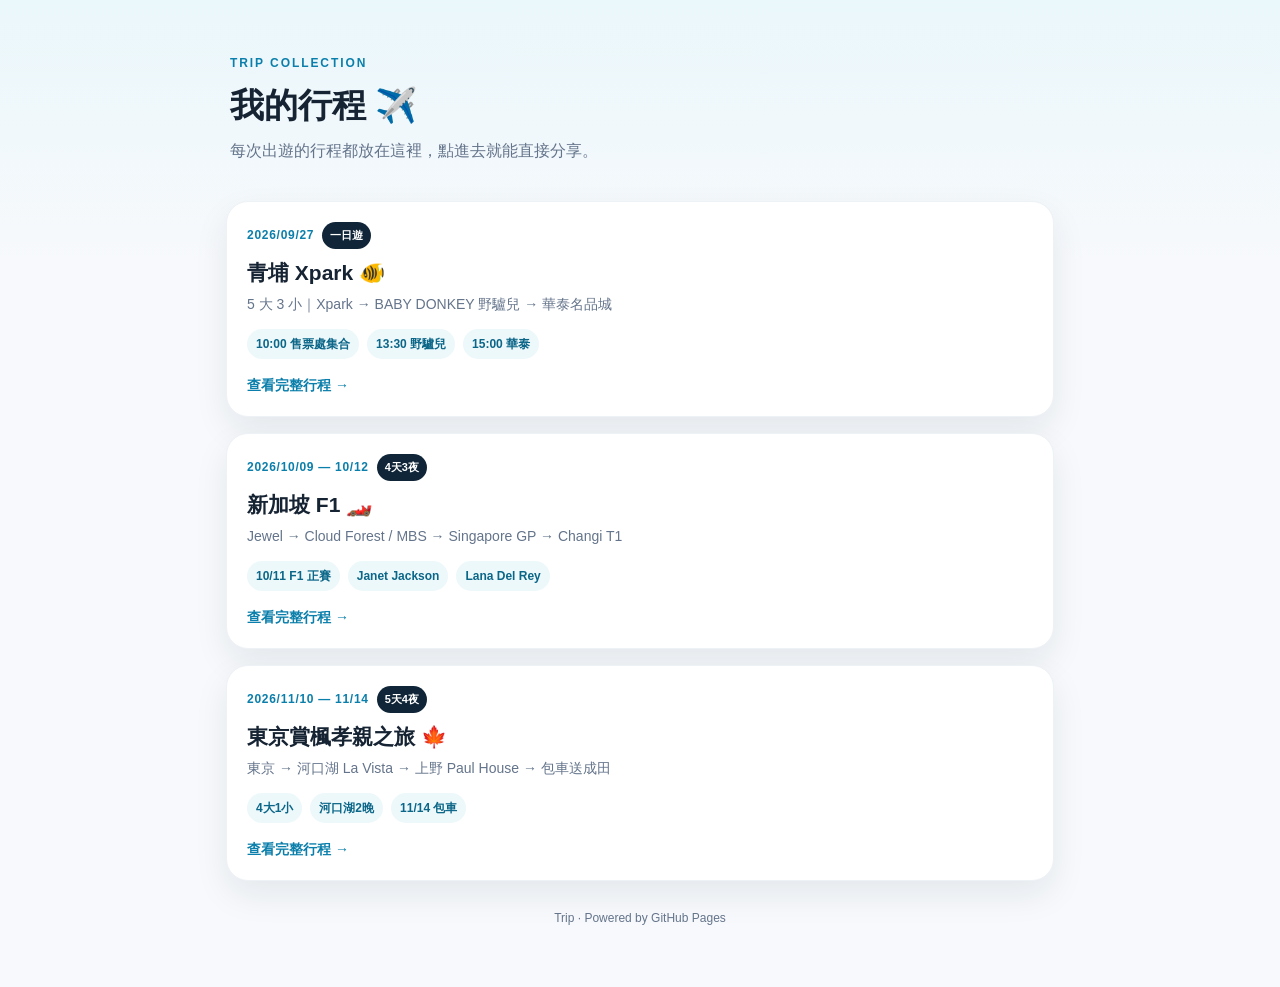
<file: index.html>
<!DOCTYPE html>
<html lang="zh-Hant">
<head>
<meta charset="utf-8">
<meta name="viewport" content="width=device-width, initial-scale=1">
<meta name="theme-color" content="#0b2239">
<title>Trip｜Edison 的行程</title>
<style>
:root{--bg:#f5f8fb;--card:#fff;--ink:#162333;--muted:#64748b;--accent:#0b7fab;--line:#e4ebf1;--shadow:0 14px 34px rgba(15,35,55,.08)}
*{box-sizing:border-box}body{margin:0;font-family:-apple-system,BlinkMacSystemFont,"PingFang TC","Noto Sans TC","Segoe UI",sans-serif;color:var(--ink);background:linear-gradient(180deg,#eaf7fb 0,#f7f9fc 260px);line-height:1.5}
.wrap{max-width:860px;margin:auto;padding:26px 16px 60px}
.hero{padding:28px 4px 22px}.eyebrow{font-size:12px;font-weight:800;letter-spacing:.16em;color:var(--accent)}h1{font-size:34px;margin:8px 0 8px}.sub{color:var(--muted);margin:0}
.grid{display:grid;gap:16px;margin-top:16px}
.card{display:block;text-decoration:none;color:inherit;background:var(--card);border:1px solid #edf2f6;border-radius:22px;padding:20px;box-shadow:var(--shadow);transition:.18s ease}
.card:active{transform:scale(.99)}
.tripline{display:flex;align-items:center;gap:8px;flex-wrap:wrap}
.date{font-size:12px;font-weight:800;color:var(--accent);letter-spacing:.06em}
.triptype{font-size:11px;font-weight:900;background:#102638;color:#fff;padding:5px 8px;border-radius:999px}
.card h2{font-size:21px;margin:8px 0 6px}.meta{display:flex;gap:8px;flex-wrap:wrap;margin-top:14px}
.pill{font-size:12px;font-weight:700;background:#edf8fb;color:#0b6688;padding:6px 9px;border-radius:999px}
.desc{font-size:14px;color:var(--muted);margin:0}
.arrow{margin-top:16px;font-size:14px;font-weight:800;color:var(--accent)}
.footer{margin-top:28px;color:var(--muted);font-size:12px;text-align:center}
</style>
</head>
<body>
<div class="wrap">
  <header class="hero">
    <div class="eyebrow">TRIP COLLECTION</div>
    <h1>我的行程 ✈️</h1>
    <p class="sub">每次出遊的行程都放在這裡，點進去就能直接分享。</p>
  </header>

  <main class="grid">
    <a class="card" href="./xpark-2026-09-27/">
      <div class="tripline">
        <div class="date">2026/09/27</div>
        <span class="triptype">一日遊</span>
      </div>
      <h2>青埔 Xpark 🐠</h2>
      <p class="desc">5 大 3 小｜Xpark → BABY DONKEY 野驢兒 → 華泰名品城</p>
      <div class="meta">
        <span class="pill">10:00 售票處集合</span>
        <span class="pill">13:30 野驢兒</span>
        <span class="pill">15:00 華泰</span>
      </div>
      <div class="arrow">查看完整行程 →</div>
    </a>

    <a class="card" href="./singapore-f1-2026-10-09/">
      <div class="tripline">
        <div class="date">2026/10/09 — 10/12</div>
        <span class="triptype">4天3夜</span>
      </div>
      <h2>新加坡 F1 🏎️</h2>
      <p class="desc">Jewel → Cloud Forest / MBS → Singapore GP → Changi T1</p>
      <div class="meta">
        <span class="pill">10/11 F1 正賽</span>
        <span class="pill">Janet Jackson</span>
        <span class="pill">Lana Del Rey</span>
      </div>
      <div class="arrow">查看完整行程 →</div>
    </a>
    <a class="card" href="./tokyo-autumn-2026-11-10/">
      <div class="tripline">
        <div class="date">2026/11/10 — 11/14</div>
        <span class="triptype">5天4夜</span>
      </div>
      <h2>東京賞楓孝親之旅 🍁</h2>
      <p class="desc">東京 → 河口湖 La Vista → 上野 Paul House → 包車送成田</p>
      <div class="meta">
        <span class="pill">4大1小</span>
        <span class="pill">河口湖2晚</span>
        <span class="pill">11/14 包車</span>
      </div>
      <div class="arrow">查看完整行程 →</div>
    </a>

  </main>

  <div class="footer">Trip · Powered by GitHub Pages</div>
</div>
</body>
</html>
</file>
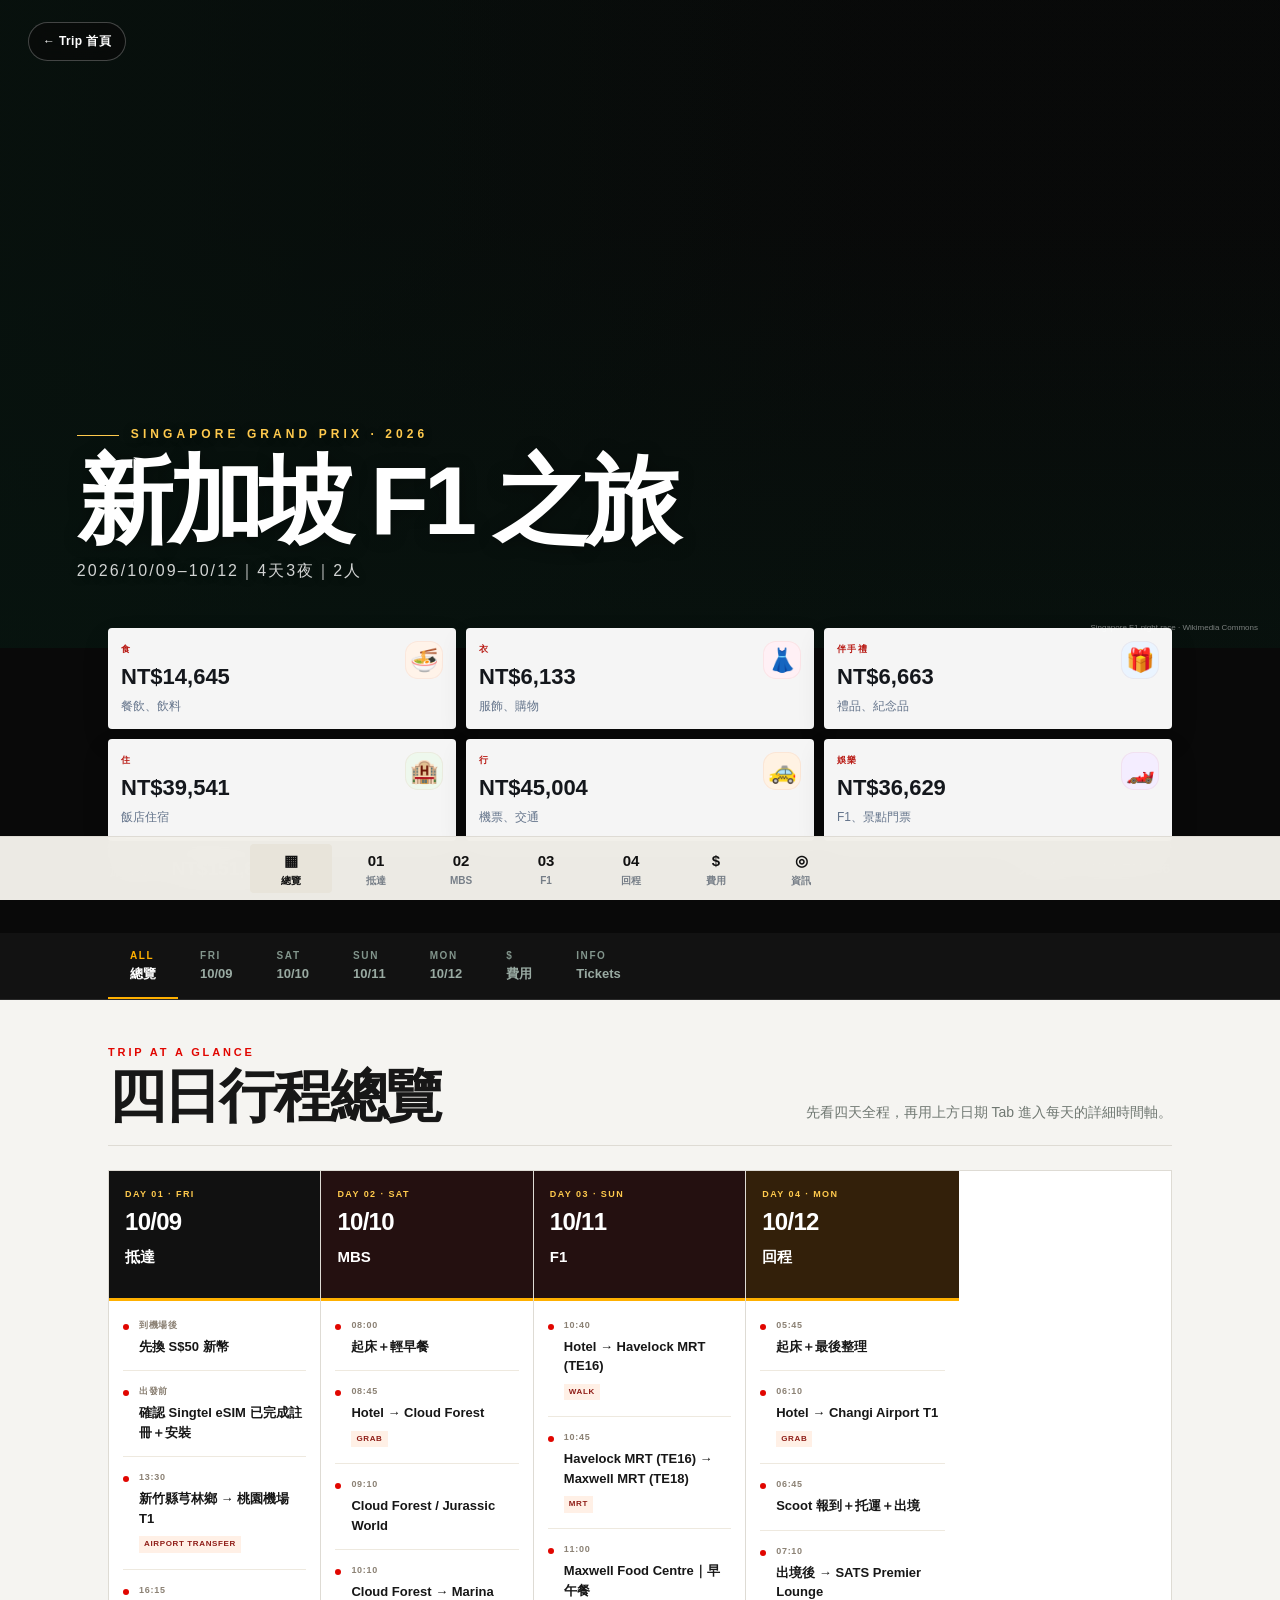
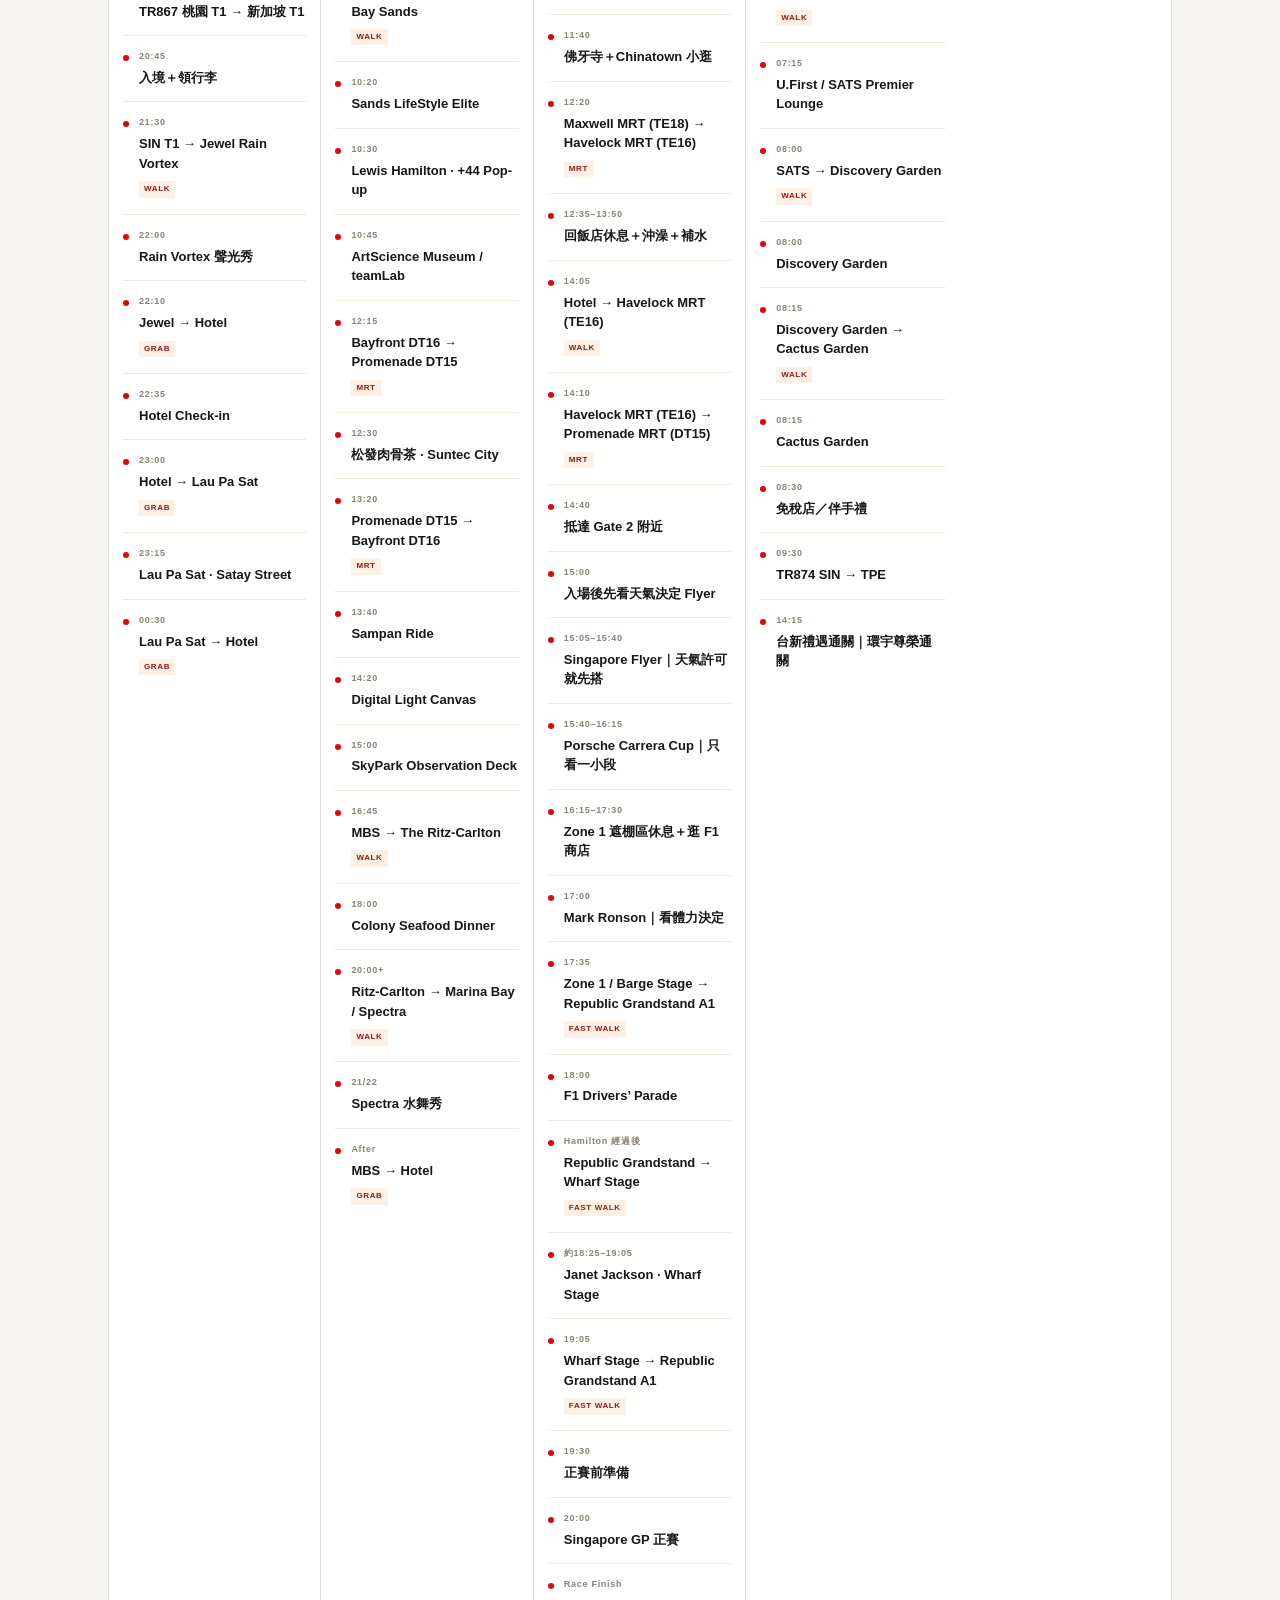
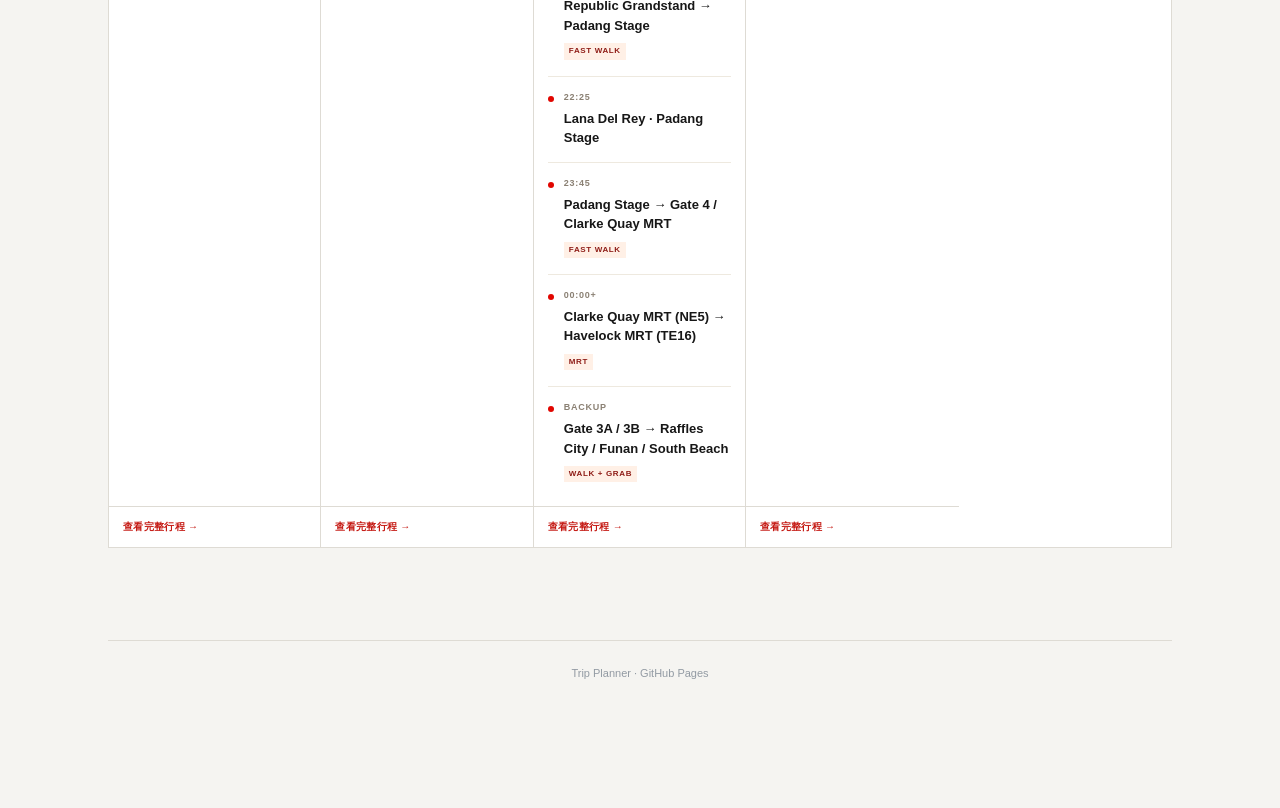
<file: singapore-f1-2026-10-09/index.html>
<!doctype html>
<html lang="zh-Hant">
<head>
<meta charset="utf-8">
<meta name="viewport" content="width=device-width,initial-scale=1,viewport-fit=cover">
<meta name="theme-color" content="#f4f6f8">
<meta http-equiv="Cache-Control" content="no-cache, no-store, must-revalidate">
<title>Trip</title>
<link rel="stylesheet" href="../app/trip.css?v=19">
<link rel="stylesheet" href="./singapore.css?v=9">
</head>
<body>
<header class="hero hero-redesign">
  <div class="shell">
    <div class="hero-topbar">
      <a class="back" href="../">← Trip 首頁</a>
    </div>
    <div class="hero-card">
      <div class="hero-copy">
        <div class="eyebrow" id="trip-eyebrow">TRIP</div>
        <h1 id="trip-title">旅程</h1>
        <p id="trip-subtitle"></p>
      </div>
    </div>
  </div>
</header>
<section class="summary-wrap">
  <div class="shell">
    <div class="summary" id="summary"></div>
  </div>
</section>
<nav class="daynav"><div class="inner" id="daynav"></div></nav>
<main class="shell">
  <div id="loading" class="loading">正在載入行程…</div>
  <div id="days"></div>
  <section id="budget" style="display:none"></section>
  <section class="wallet" id="wallet"></section>
  <div class="footer">Trip Planner · GitHub Pages</div>
</main>
<nav class="bottom"><div class="bottomin" id="bottom"></div></nav>
<script src="./singapore.js?v=9"></script>
</body>
</html>
</file>
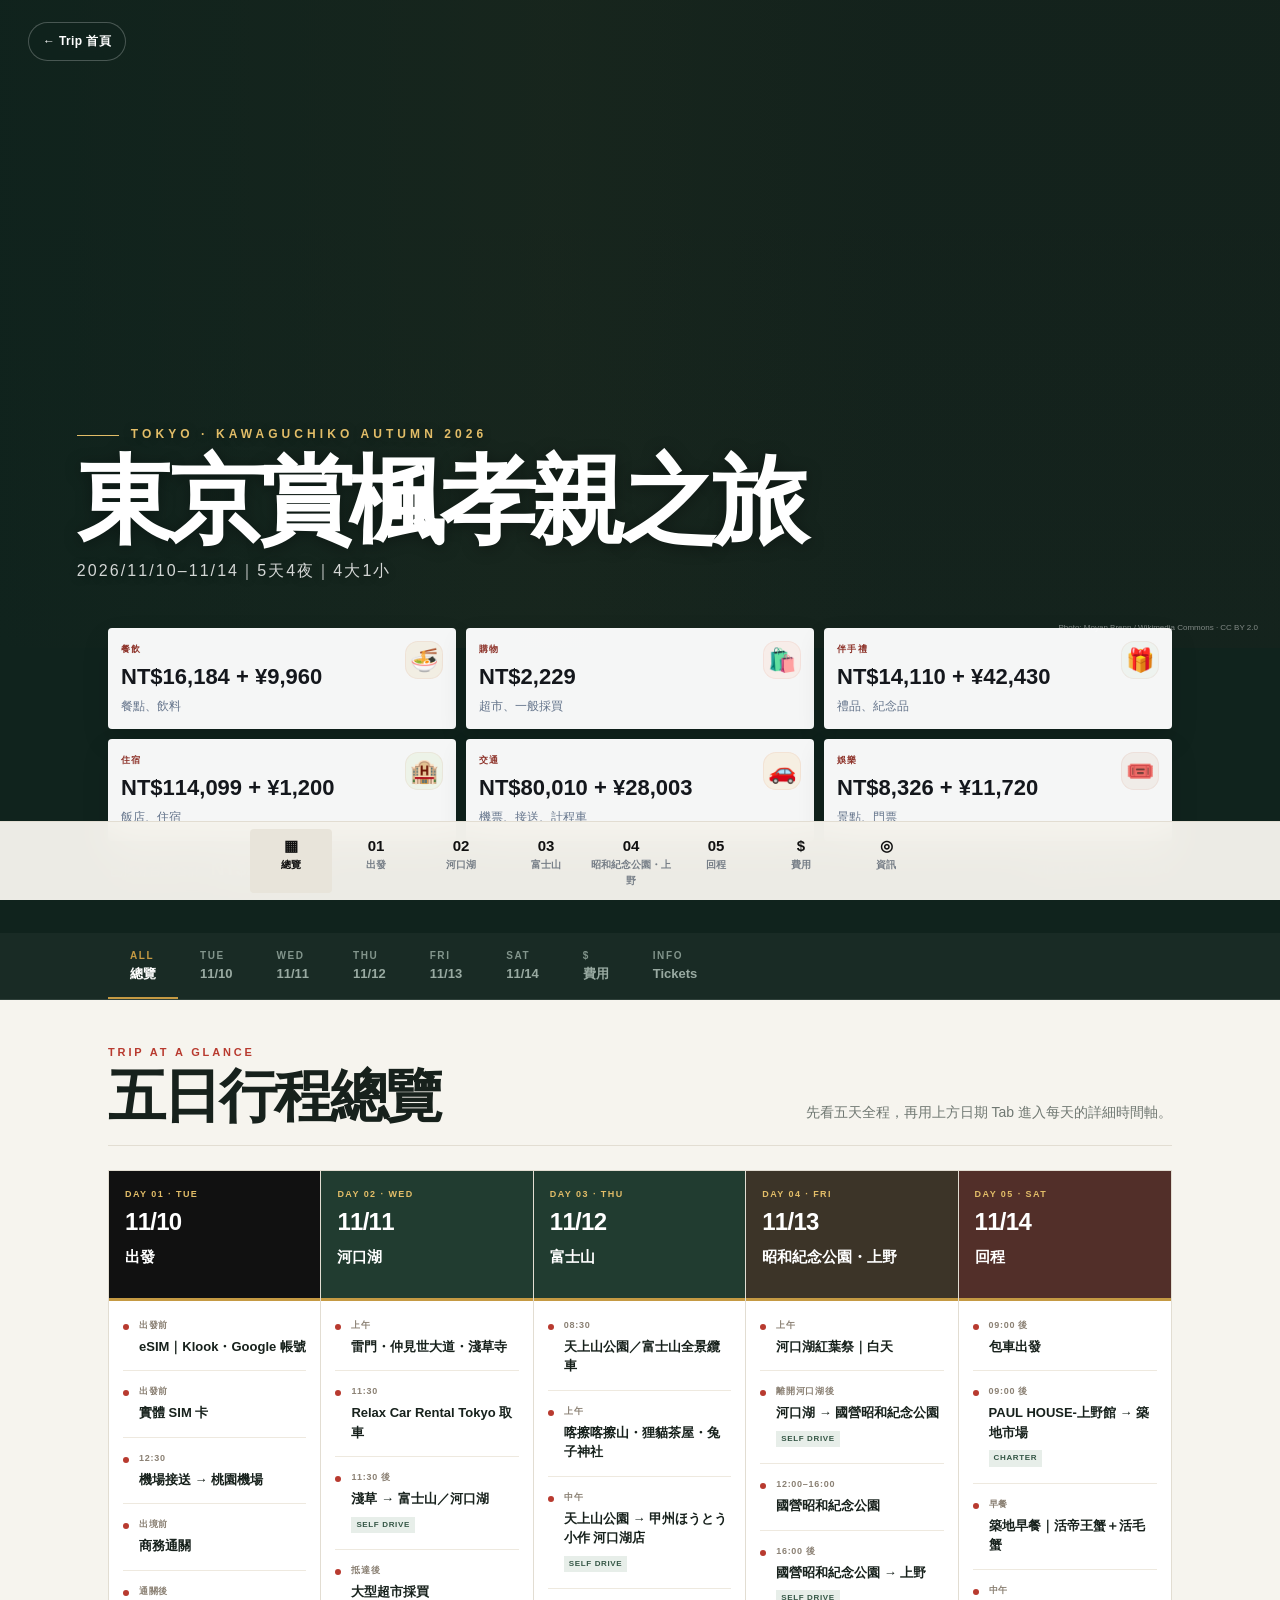
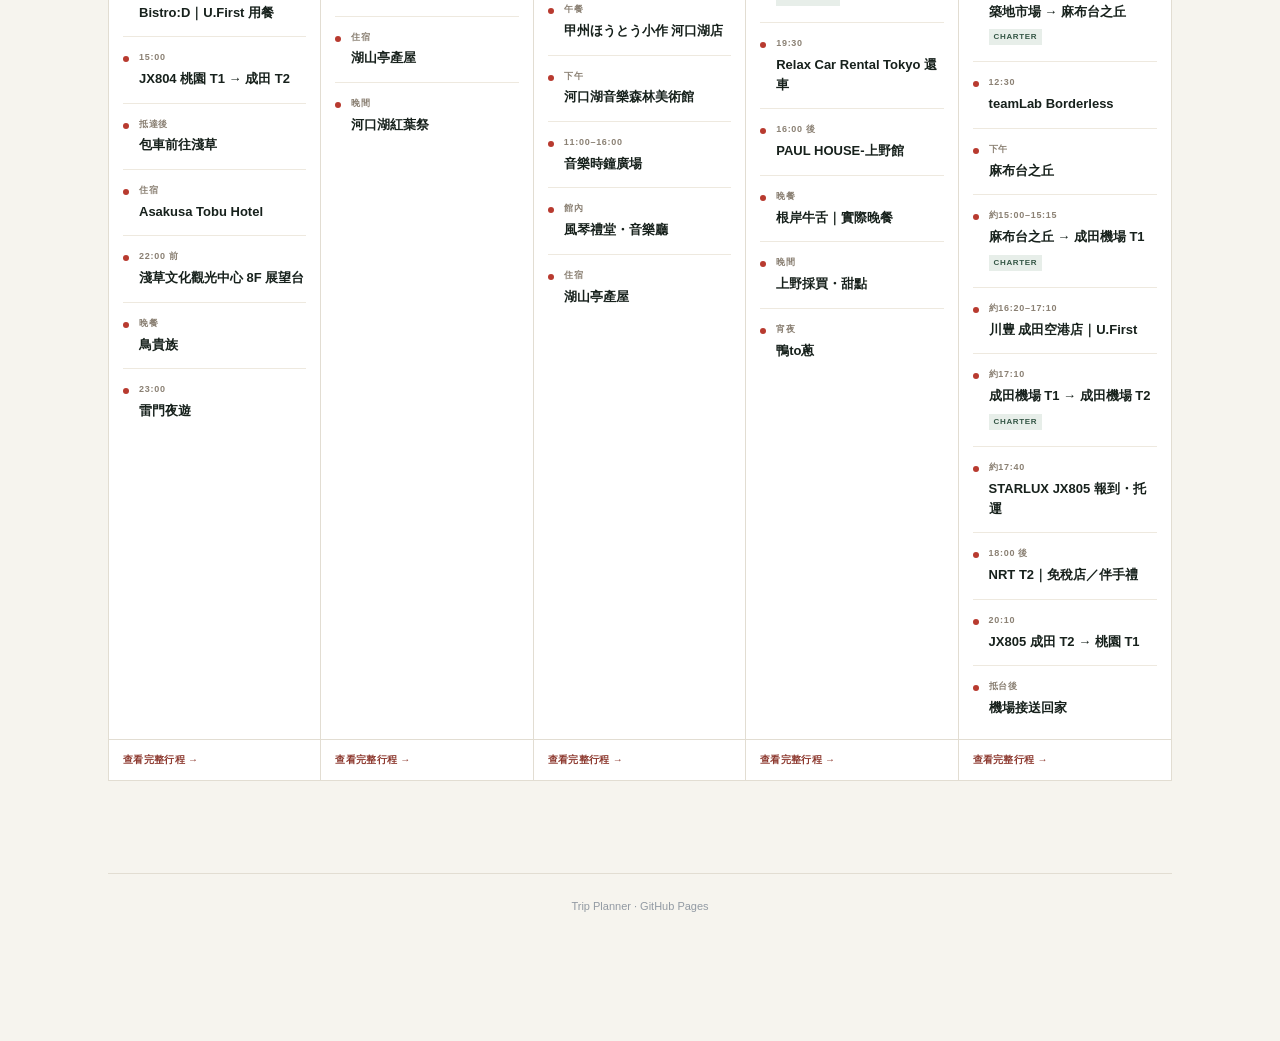
<file: tokyo-autumn-2026-11-10/index.html>
<!doctype html>
<html lang="zh-Hant">
<head>
<meta charset="utf-8">
<meta name="viewport" content="width=device-width,initial-scale=1,viewport-fit=cover">
<meta name="theme-color" content="#f4f6f8">
<meta http-equiv="Cache-Control" content="no-cache, no-store, must-revalidate">
<title>Trip</title>
<link rel="stylesheet" href="../app/trip.css?v=19">
<link rel="stylesheet" href="./tokyo.css?v=11">
</head>
<body>
<header class="hero hero-redesign">
  <div class="shell">
    <div class="hero-topbar"><a class="back" href="../">← Trip 首頁</a></div>
    <div class="hero-card"><div class="hero-copy">
      <div class="eyebrow" id="trip-eyebrow">TRIP</div>
      <h1 id="trip-title">旅程</h1>
      <p id="trip-subtitle"></p>
    </div></div>
  </div>
</header>
<section class="summary-wrap"><div class="shell"><div class="summary" id="summary"></div></div></section>
<nav class="daynav"><div class="inner" id="daynav"></div></nav>
<main class="shell">
  <div id="loading" class="loading">正在載入行程…</div>
  <div id="days"></div>
  <section id="budget" style="display:none"></section>
  <section class="wallet" id="wallet"></section>
  <div class="footer">Trip Planner · GitHub Pages</div>
</main>
<nav class="bottom"><div class="bottomin" id="bottom"></div></nav>
<script src="./tokyo-expenses-v16.js"></script>
</body>
</html>
</file>
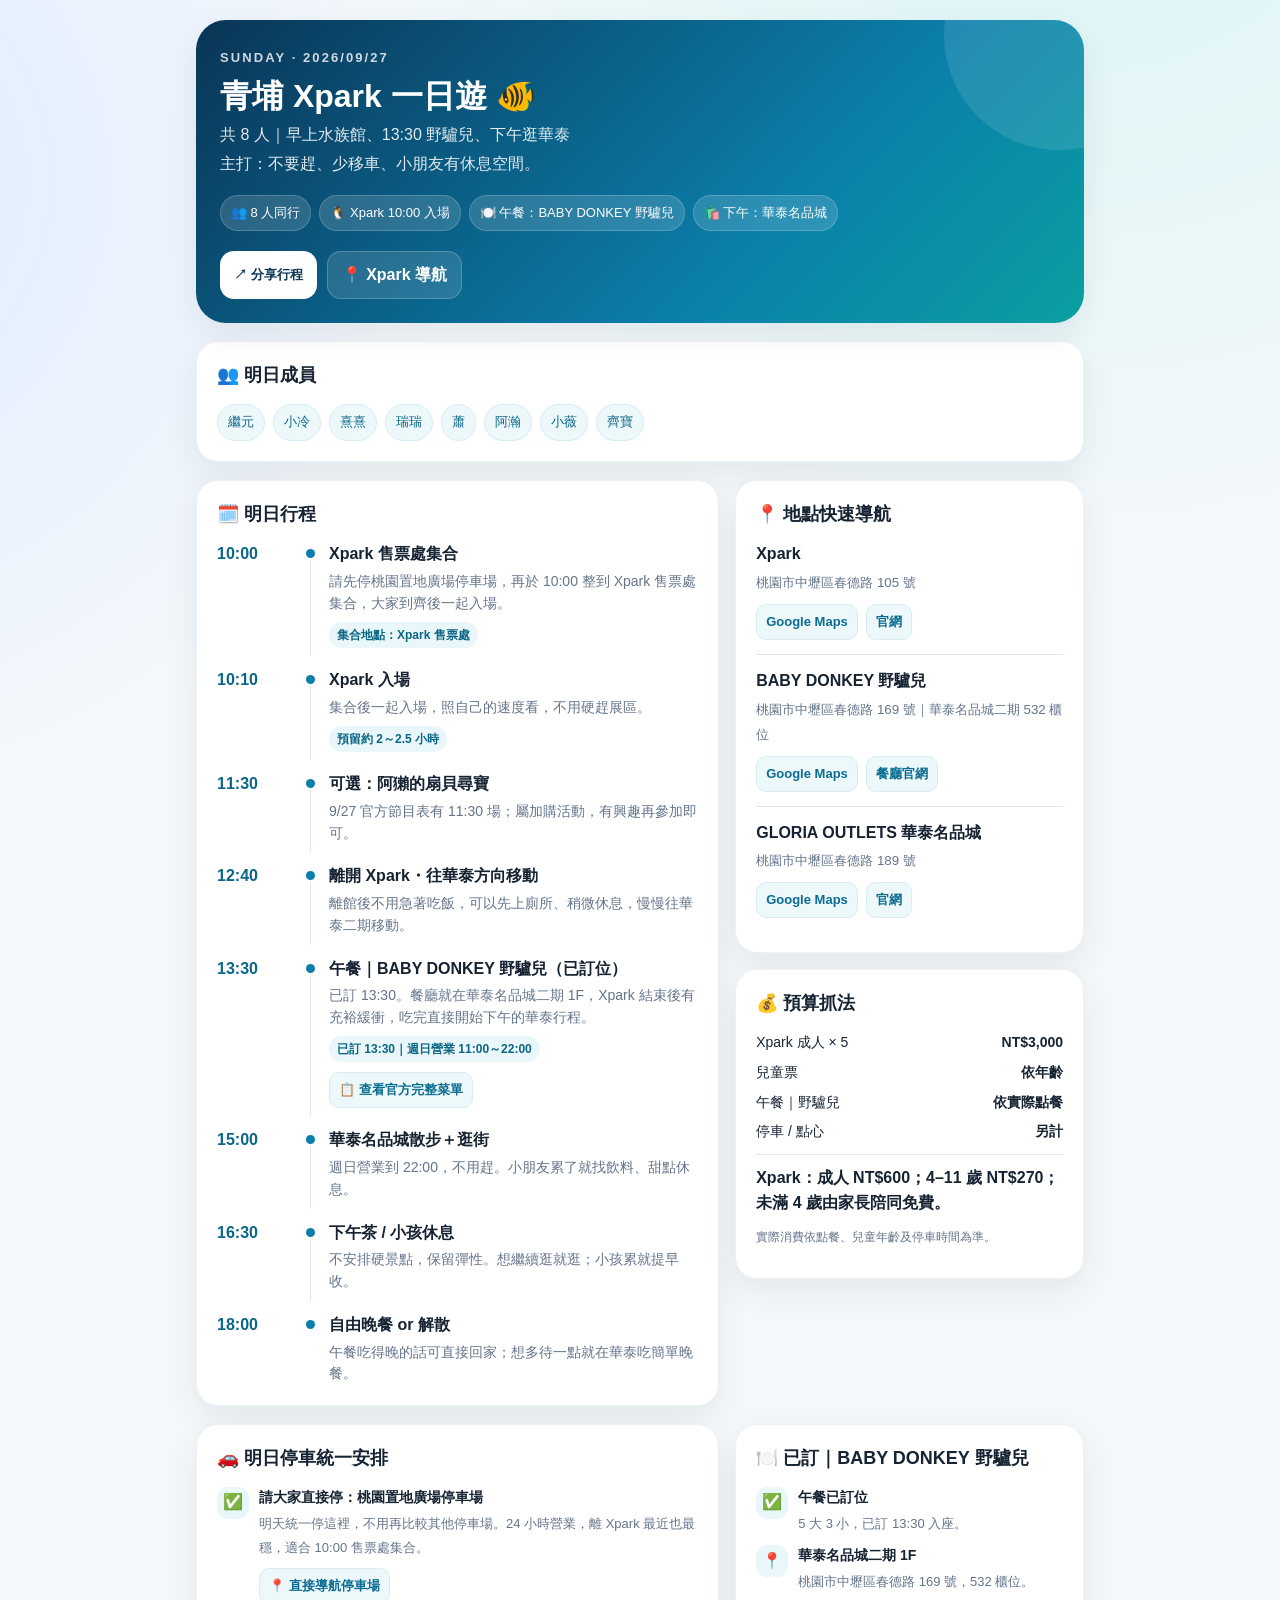
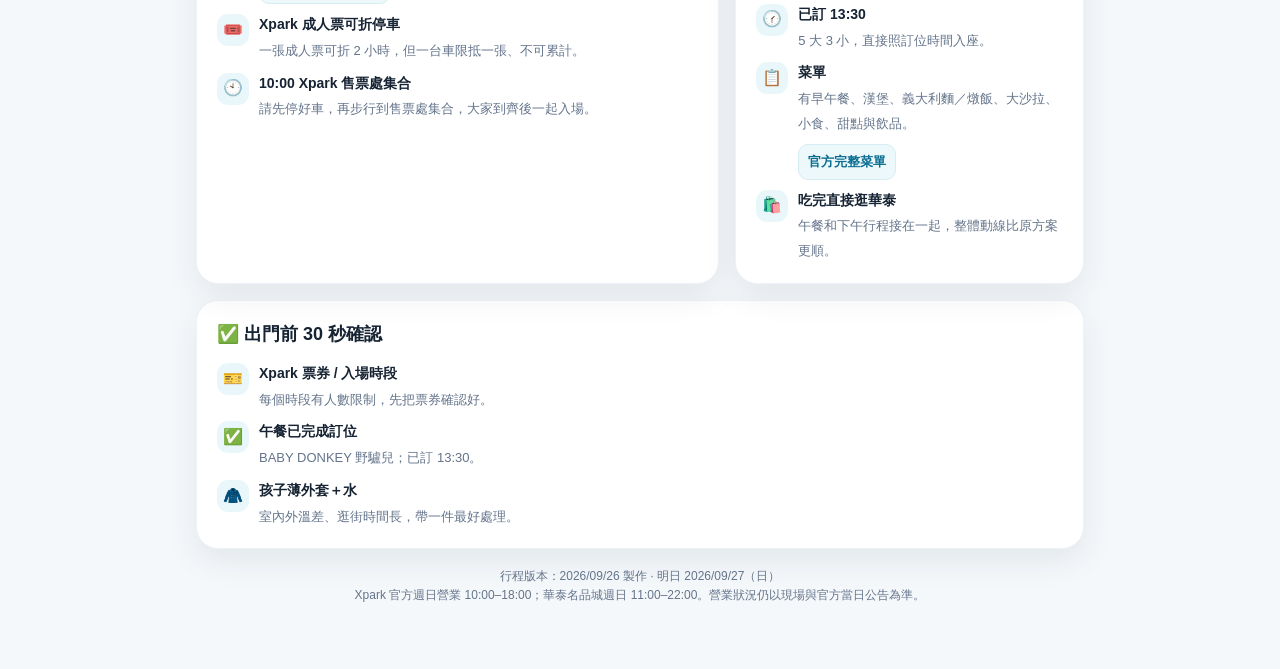
<file: xpark-2026-09-27/index.html>
<!DOCTYPE html>
<html lang="zh-Hant">
<head>
  <meta charset="utf-8" />
  <meta name="viewport" content="width=device-width, initial-scale=1, viewport-fit=cover" />
  <meta name="theme-color" content="#0b2239" />
  <title>9/27 青埔 Xpark 一日遊｜5大3小</title>
  <style>
    :root{
      --bg:#f5f8fb;
      --card:#ffffff;
      --ink:#162333;
      --muted:#64748b;
      --line:#dde6ef;
      --accent:#0b7fab;
      --accent2:#00a0a0;
      --soft:#e9f7fb;
      --warm:#fff7e8;
      --shadow:0 12px 32px rgba(15,35,55,.08);
      --radius:22px;
    }
    *{box-sizing:border-box}
    html{scroll-behavior:smooth}
    body{
      margin:0;
      font-family:-apple-system,BlinkMacSystemFont,"PingFang TC","Noto Sans TC","Segoe UI",sans-serif;
      color:var(--ink);
      background:
        radial-gradient(circle at 85% -10%, #d9f5f5 0, transparent 30%),
        radial-gradient(circle at -15% 8%, #ddebff 0, transparent 25%),
        var(--bg);
      line-height:1.55;
    }
    .wrap{max-width:920px;margin:0 auto;padding:20px 16px 64px}
    .hero{
      background:linear-gradient(135deg,#0a3556,#0b7fab 65%,#0aa0a0);
      color:#fff;border-radius:30px;padding:28px 24px 24px;
      box-shadow:var(--shadow);position:relative;overflow:hidden;
    }
    .hero:after{
      content:"";position:absolute;width:230px;height:230px;border-radius:50%;
      right:-90px;top:-100px;background:rgba(255,255,255,.10);
    }
    .kicker{font-size:13px;letter-spacing:.16em;opacity:.8;font-weight:700}
    h1{font-size:32px;line-height:1.15;margin:10px 0 8px}
    .hero p{margin:4px 0;color:rgba(255,255,255,.88)}
    .badges{display:flex;flex-wrap:wrap;gap:8px;margin-top:18px}
    .badge{background:rgba(255,255,255,.14);border:1px solid rgba(255,255,255,.18);padding:7px 10px;border-radius:999px;font-size:13px}
    .actions{display:flex;gap:10px;flex-wrap:wrap;margin-top:20px}
    .btn{
      appearance:none;border:0;border-radius:14px;padding:11px 14px;font-weight:700;
      text-decoration:none;display:inline-flex;align-items:center;gap:7px;cursor:pointer;
      background:#fff;color:#0b3555;
    }
    .btn.secondary{background:rgba(255,255,255,.12);color:#fff;border:1px solid rgba(255,255,255,.2)}
    .grid{display:grid;grid-template-columns:1.2fr .8fr;gap:16px;margin-top:18px}
    .card{background:var(--card);border-radius:var(--radius);padding:20px;box-shadow:var(--shadow);border:1px solid #edf2f6}
    .card h2{font-size:18px;margin:0 0 14px}
    .note{background:var(--warm);border:1px solid #f7dfaa;border-radius:16px;padding:13px 14px;font-size:14px}
    .timeline{position:relative;margin-top:2px}
    .event{display:grid;grid-template-columns:74px 18px 1fr;gap:10px;position:relative;padding:0 0 20px}
    .event:last-child{padding-bottom:0}
    .time{font-weight:800;color:#0b6688;font-variant-numeric:tabular-nums}
    .dot{position:relative}
    .dot:before{content:"";position:absolute;top:7px;left:5px;width:9px;height:9px;border-radius:50%;background:var(--accent)}
    .dot:after{content:"";position:absolute;top:18px;left:9px;width:1px;bottom:-8px;background:var(--line)}
    .event:last-child .dot:after{display:none}
    .event h3{margin:0 0 4px;font-size:16px}
    .event p{margin:0;color:var(--muted);font-size:14px}
    .pill{display:inline-block;margin-top:7px;background:var(--soft);color:#0c6685;border-radius:999px;padding:4px 8px;font-size:12px;font-weight:700}
    .place{padding:14px 0;border-top:1px solid var(--line)}
    .place:first-of-type{border-top:0;padding-top:0}
    .place strong{display:block;margin-bottom:3px}
    .place small{color:var(--muted)}
    .links{display:flex;gap:8px;flex-wrap:wrap;margin-top:9px}
    .link{
      text-decoration:none;color:#0a6d91;background:#edf8fb;border:1px solid #d6edf3;
      border-radius:10px;padding:7px 9px;font-size:13px;font-weight:700;
    }
    .budget{display:grid;grid-template-columns:1fr auto;gap:8px 14px;font-size:14px}
    .budget div:nth-child(even){font-weight:800;text-align:right}
    .sum{margin-top:11px;padding-top:11px;border-top:1px solid var(--line);font-weight:800}
    .tips{display:grid;gap:10px}
    .tip{display:flex;gap:10px;align-items:flex-start}
    .ico{width:32px;height:32px;border-radius:11px;background:var(--soft);display:grid;place-items:center;flex:0 0 auto}
    .tip b{display:block;font-size:14px;margin-bottom:2px}
    .tip span{font-size:13px;color:var(--muted)}
    .footer{margin-top:18px;text-align:center;color:var(--muted);font-size:12px}
    .mini{font-size:12px;color:var(--muted)}
    details{border-top:1px solid var(--line);padding-top:12px;margin-top:12px}
    summary{font-weight:800;cursor:pointer}
    ul{margin:8px 0 0 18px;padding:0}
    li{margin:5px 0;color:var(--muted);font-size:14px}
    @media(max-width:760px){
      .grid{grid-template-columns:1fr}
      h1{font-size:28px}
      .hero{padding:24px 20px}
      .wrap{padding:12px 12px 44px}
      .event{grid-template-columns:64px 16px 1fr;gap:8px}
    }
    @media print{
      body{background:#fff}
      .wrap{max-width:none;padding:0}
      .hero,.card{box-shadow:none}
      .actions{display:none}
      a{color:inherit;text-decoration:none}
    }
  </style>
</head>
<body>
<div class="wrap">
  <section class="hero">
    <div class="kicker">SUNDAY · 2026/09/27</div>
    <h1>青埔 Xpark 一日遊 🐠</h1>
    <p>共 8 人｜早上水族館、13:30 野驢兒、下午逛華泰</p>
    <p>主打：不要趕、少移車、小朋友有休息空間。</p>
    <div class="badges">
      <span class="badge">👥 8 人同行</span>
      <span class="badge">🐧 Xpark 10:00 入場</span>
      <span class="badge">🍽️ 午餐：BABY DONKEY 野驢兒</span>
      <span class="badge">🛍️ 下午：華泰名品城</span>
    </div>
    <div class="actions">
      <button class="btn" onclick="shareTrip()">↗ 分享行程</button>
      <a class="btn secondary" href="https://www.google.com/maps/search/?api=1&query=Xpark+桃園" target="_blank">📍 Xpark 導航</a>
    </div>
  </section>
  <section class="card" style="margin-top:18px">
    <h2>👥 明日成員</h2>
    <div class="badges" style="margin-top:0">
      <span class="badge" style="background:#edf8fb;color:#0b6688;border-color:#d6edf3">繼元</span>
      <span class="badge" style="background:#edf8fb;color:#0b6688;border-color:#d6edf3">小冷</span>
      <span class="badge" style="background:#edf8fb;color:#0b6688;border-color:#d6edf3">熹熹</span>
      <span class="badge" style="background:#edf8fb;color:#0b6688;border-color:#d6edf3">瑞瑞</span>
      <span class="badge" style="background:#edf8fb;color:#0b6688;border-color:#d6edf3">蕭</span>
      <span class="badge" style="background:#edf8fb;color:#0b6688;border-color:#d6edf3">阿瀚</span>
      <span class="badge" style="background:#edf8fb;color:#0b6688;border-color:#d6edf3">小薇</span>
      <span class="badge" style="background:#edf8fb;color:#0b6688;border-color:#d6edf3">齊寶</span>
    </div>
  </section>

  <div class="grid">
    <section class="card">
      <h2>🗓️ 明日行程</h2>
      <div class="timeline">
        <div class="event">
          <div class="time">10:00</div><div class="dot"></div>
          <div>
            <h3>Xpark 售票處集合</h3>
            <p>請先停桃園置地廣場停車場，再於 10:00 整到 Xpark 售票處集合，大家到齊後一起入場。</p>
            <span class="pill">集合地點：Xpark 售票處</span>
          </div>
        </div>
        <div class="event">
          <div class="time">10:10</div><div class="dot"></div>
          <div>
            <h3>Xpark 入場</h3>
            <p>集合後一起入場，照自己的速度看，不用硬趕展區。</p>
            <span class="pill">預留約 2～2.5 小時</span>
          </div>
        </div>
        <div class="event">
          <div class="time">11:30</div><div class="dot"></div>
          <div>
            <h3>可選：阿獺的扇貝尋寶</h3>
            <p>9/27 官方節目表有 11:30 場；屬加購活動，有興趣再參加即可。</p>
          </div>
        </div>
        <div class="event">
          <div class="time">12:40</div><div class="dot"></div>
          <div>
            <h3>離開 Xpark・往華泰方向移動</h3>
            <p>離館後不用急著吃飯，可以先上廁所、稍微休息，慢慢往華泰二期移動。</p>
          </div>
        </div>
        <div class="event">
          <div class="time">13:30</div><div class="dot"></div>
          <div>
            <h3>午餐｜BABY DONKEY 野驢兒（已訂位）</h3>
            <p>已訂 13:30。餐廳就在華泰名品城二期 1F，Xpark 結束後有充裕緩衝，吃完直接開始下午的華泰行程。</p>
            <span class="pill">已訂 13:30｜週日營業 11:00～22:00</span>
            <div class="links" style="margin-top:10px">
              <a class="link" target="_blank" href="https://www.babydonkey.tw/menu">📋 查看官方完整菜單</a>
            </div>
          </div>
        </div>
        <div class="event">
          <div class="time">15:00</div><div class="dot"></div>
          <div>
            <h3>華泰名品城散步＋逛街</h3>
            <p>週日營業到 22:00，不用趕。小朋友累了就找飲料、甜點休息。</p>
          </div>
        </div>
        <div class="event">
          <div class="time">16:30</div><div class="dot"></div>
          <div>
            <h3>下午茶 / 小孩休息</h3>
            <p>不安排硬景點，保留彈性。想繼續逛就逛；小孩累就提早收。</p>
          </div>
        </div>
        <div class="event">
          <div class="time">18:00</div><div class="dot"></div>
          <div>
            <h3>自由晚餐 or 解散</h3>
            <p>午餐吃得晚的話可直接回家；想多待一點就在華泰吃簡單晚餐。</p>
          </div>
        </div>
      </div>
    </section>

    <div>
      <section class="card">
        <h2>📍 地點快速導航</h2>
        <div class="place">
          <strong>Xpark</strong>
          <small>桃園市中壢區春德路 105 號</small>
          <div class="links">
            <a class="link" target="_blank" href="https://www.google.com/maps/search/?api=1&query=Xpark+桃園市中壢區春德路105號">Google Maps</a>
            <a class="link" target="_blank" href="https://www.xpark.com.tw/">官網</a>
          </div>
        </div>
        <div class="place">
          <strong>BABY DONKEY 野驢兒</strong>
          <small>桃園市中壢區春德路 169 號｜華泰名品城二期 532 櫃位</small>
          <div class="links">
            <a class="link" target="_blank" href="https://www.google.com/maps/search/?api=1&query=BABY+DONKEY+野驢兒+華泰名品城">Google Maps</a>
            <a class="link" target="_blank" href="https://www.babydonkey.tw/">餐廳官網</a>
          </div>
        </div>
        <div class="place">
          <strong>GLORIA OUTLETS 華泰名品城</strong>
          <small>桃園市中壢區春德路 189 號</small>
          <div class="links">
            <a class="link" target="_blank" href="https://www.google.com/maps/search/?api=1&query=華泰名品城">Google Maps</a>
            <a class="link" target="_blank" href="https://www.gloriaoutlets.com/chi/">官網</a>
          </div>
        </div>
      </section>

      <section class="card" style="margin-top:16px">
        <h2>💰 預算抓法</h2>
        <div class="budget">
          <div>Xpark 成人 × 5</div><div>NT$3,000</div>
          <div>兒童票</div><div>依年齡</div>
          <div>午餐｜野驢兒</div><div>依實際點餐</div>
          <div>停車 / 點心</div><div>另計</div>
        </div>
        <div class="sum">Xpark：成人 NT$600；4–11 歲 NT$270；未滿 4 歲由家長陪同免費。</div>
        <p class="mini">實際消費依點餐、兒童年齡及停車時間為準。</p>
      </section>
    </div>
  </div>

  <div class="grid">
    <section class="card">
      <h2>🚗 明日停車統一安排</h2>
      <div class="tips">
        <div class="tip"><div class="ico">✅</div><div><b>請大家直接停：桃園置地廣場停車場</b><span>明天統一停這裡，不用再比較其他停車場。24 小時營業，離 Xpark 最近也最穩，適合 10:00 售票處集合。</span><div class="links" style="margin-top:8px"><a class="link" target="_blank" href="https://www.google.com/maps/search/?api=1&query=桃園置地廣場停車場+春德路99號">📍 直接導航停車場</a></div></div></div>
        <div class="tip"><div class="ico">🎟️</div><div><b>Xpark 成人票可折停車</b><span>一張成人票可折 2 小時，但一台車限抵一張、不可累計。</span></div></div>
        <div class="tip"><div class="ico">🕙</div><div><b>10:00 Xpark 售票處集合</b><span>請先停好車，再步行到售票處集合，大家到齊後一起入場。</span></div></div>
      </div>
    </section>

    <section class="card">
      <h2>🍽️ 已訂｜BABY DONKEY 野驢兒</h2>
      <div class="tips">
        <div class="tip"><div class="ico">✅</div><div><b>午餐已訂位</b><span>5 大 3 小，已訂 13:30 入座。</span></div></div>
        <div class="tip"><div class="ico">📍</div><div><b>華泰名品城二期 1F</b><span>桃園市中壢區春德路 169 號，532 櫃位。</span></div></div>
        <div class="tip"><div class="ico">🕜</div><div><b>已訂 13:30</b><span>5 大 3 小，直接照訂位時間入座。</span></div></div>
        <div class="tip"><div class="ico">📋</div><div><b>菜單</b><span>有早午餐、漢堡、義大利麵／燉飯、大沙拉、小食、甜點與飲品。</span><div class="links" style="margin-top:8px"><a class="link" target="_blank" href="https://www.babydonkey.tw/menu">官方完整菜單</a></div></div></div>
        <div class="tip"><div class="ico">🛍️</div><div><b>吃完直接逛華泰</b><span>午餐和下午行程接在一起，整體動線比原方案更順。</span></div></div>
      </div>
    </section>
  </div>

  <section class="card" style="margin-top:16px">
    <h2>✅ 出門前 30 秒確認</h2>
    <div class="tips">
      <div class="tip"><div class="ico">🎫</div><div><b>Xpark 票券 / 入場時段</b><span>每個時段有人數限制，先把票券確認好。</span></div></div>
      <div class="tip"><div class="ico">✅</div><div><b>午餐已完成訂位</b><span>BABY DONKEY 野驢兒；已訂 13:30。</span></div></div>
      <div class="tip"><div class="ico">🧥</div><div><b>孩子薄外套＋水</b><span>室內外溫差、逛街時間長，帶一件最好處理。</span></div></div>
    </div>
  </section>

  <div class="footer">
    行程版本：2026/09/26 製作 · 明日 2026/09/27（日）<br>
    Xpark 官方週日營業 10:00–18:00；華泰名品城週日 11:00–22:00。營業狀況仍以現場與官方當日公告為準。
  </div>
</div>

<script>
async function shareTrip(){
  const data = {
    title: '9/27 青埔 Xpark 一日遊',
    text: '明天 8 人：10:00 Xpark 售票處集合 → 13:30 BABY DONKEY 野驢兒 → 15:00 華泰名品城'
  };
  try{
    if(navigator.share){
      await navigator.share(data);
    }else{
      await navigator.clipboard.writeText(data.text);
      alert('行程重點已複製，可以貼到 LINE！');
    }
  }catch(e){}
}
</script>
</body>
</html>
<!-- pages-deploy-trigger -->
</file>
<file: app/trip.css>
:root{
  --bg:#f4f6f8;--paper:#fff;--ink:#14171c;--muted:#6e7681;--line:#e7ebef;
  --accent:#0a84ff;--accent2:#e10600;--green:#17a673;--shadow:0 12px 34px rgba(15,23,42,.08);
}
*{box-sizing:border-box}html{scroll-behavior:smooth}body{
  margin:0;background:var(--bg);color:var(--ink);
  font-family:-apple-system,BlinkMacSystemFont,"SF Pro Display","PingFang TC","Noto Sans TC","Segoe UI",sans-serif;
  font-size:17px;line-height:1.55;padding-bottom:92px;-webkit-font-smoothing:antialiased
}
a{color:inherit;text-decoration:none}button{font:inherit}.shell{max-width:760px;margin:auto;padding:0 16px}
.hero{background:linear-gradient(180deg,#fff,#f4f6f8);border-bottom:1px solid var(--line);padding:28px 0 24px}
.eyebrow{font-size:11px;font-weight:900;letter-spacing:.14em;color:var(--accent2);text-transform:uppercase}
.hero h1{font-size:43px;line-height:.98;letter-spacing:-.055em;margin:8px 0 10px}
.hero p{margin:0;color:var(--muted);font-size:15px}.back{display:inline-flex;margin-top:16px;background:#111;color:#fff;border-radius:999px;padding:9px 13px;font-size:13px;font-weight:800}
.summary{display:grid;grid-template-columns:repeat(3,1fr);gap:9px;margin-top:18px}.summary .box{background:#fff;border:1px solid var(--line);border-radius:17px;padding:12px}
.summary small{display:block;color:var(--muted);font-size:10px;text-transform:uppercase;letter-spacing:.07em}.summary strong{display:block;margin-top:2px;font-size:15px}
.daynav{position:sticky;top:0;z-index:30;background:rgba(244,246,248,.92);backdrop-filter:blur(18px);-webkit-backdrop-filter:blur(18px);border-bottom:1px solid rgba(0,0,0,.07)}
.daynav .inner{max-width:760px;margin:auto;display:flex;gap:8px;overflow:auto;padding:9px 16px;scrollbar-width:none}.daynav .inner::-webkit-scrollbar{display:none}
.daypill{flex:0 0 auto;background:#fff;border:1px solid #dfe4e9;border-radius:14px;padding:8px 12px}.daypill .dow{font-size:10px;color:var(--muted);font-weight:800}.daypill .date{font-size:14px;font-weight:900}
.day{padding:32px 0 6px;scroll-margin-top:68px}.day + .day{margin-top:22px;border-top:1px solid #dfe4e8}.dayhead{display:flex;justify-content:space-between;align-items:flex-end;gap:12px}.kicker{font-size:11px;color:var(--accent2);font-weight:900;letter-spacing:.12em}
.day h2{font-size:30px;line-height:1.08;letter-spacing:-.04em;margin:4px 0}.daynum{font-size:42px;font-weight:950;color:#d7dce2;letter-spacing:-.06em}.intro{color:var(--muted);font-size:14px;margin:2px 0 15px}
.timeline{position:relative}.row{display:grid;grid-template-columns:65px 18px 1fr;gap:8px;align-items:start}.row + .row{margin-top:10px}
.time{font-weight:900;font-size:17px;font-variant-numeric:tabular-nums;padding-top:14px}.rail{position:relative;height:100%}.rail:before{content:"";position:absolute;left:8px;top:0;bottom:-18px;width:2px;background:#dfe4ea}.row:last-child .rail:before{bottom:22px}.dot{position:relative;z-index:1;margin-top:19px;width:16px;height:16px;border-radius:50%;background:#111;border:4px solid var(--bg)}
.card{background:#fff;border:1px solid var(--line);border-radius:20px;box-shadow:var(--shadow);overflow:hidden}.cardbody{padding:15px 16px}.title{font-weight:880;font-size:18px;line-height:1.3}.desc{margin-top:4px;color:var(--muted);font-size:14px}.chips{display:flex;gap:6px;flex-wrap:wrap;margin-top:10px}.chip{font-size:11px;font-weight:800;background:#f1f4f7;border-radius:999px;padding:5px 8px;color:#394150}
.move .card{box-shadow:none;background:#f9fbfc}.move .dot{background:var(--green)}.route{display:flex;justify-content:space-between;gap:8px;align-items:center}.mode{font-size:10px;font-weight:900;background:#111;color:#fff;border-radius:999px;padding:4px 7px}
.dest{margin-top:9px;border-left:4px solid var(--green);background:#fff;border-radius:12px;padding:10px 11px}.dest b{display:block;font-size:15px}.dest span{display:block;color:var(--muted);font-size:13px;margin-top:1px}
.actions{display:flex;gap:7px;flex-wrap:wrap;margin-top:9px}.btn{border:0;border-radius:10px;padding:8px 10px;background:#111;color:#fff;font-size:12px;font-weight:850}.btn.secondary{background:#eef2f5;color:#171a1f;border:1px solid #dde3e8}
.alert{margin:12px 0;padding:14px 15px;border-radius:17px;background:#fff3f2;border:1px solid #ffc9c5;box-shadow:inset 4px 0 0 var(--accent2)}.alert b{display:block;font-size:16px}.alert span{display:block;color:#7a5552;font-size:13px;margin-top:2px}
.wallet{padding:30px 0 8px}.wallet h2{font-size:27px;letter-spacing:-.035em;margin:0 0 12px}.walletgrid{display:grid;gap:9px}.ticket{background:#111;color:#fff;border-radius:19px;padding:15px}.ticket small{color:#aeb5bd;font-size:10px;text-transform:uppercase;letter-spacing:.08em}.ticket b{display:block;font-size:17px;margin-top:2px}.ticket .meta{color:#d5d9de;font-size:13px;margin-top:3px}
.bottom{position:fixed;left:0;right:0;bottom:0;z-index:40;background:rgba(255,255,255,.94);backdrop-filter:blur(18px);-webkit-backdrop-filter:blur(18px);border-top:1px solid rgba(0,0,0,.08);padding:7px 8px calc(7px + env(safe-area-inset-bottom))}
.bottomin{max-width:720px;margin:auto;display:grid;grid-template-columns:repeat(5,1fr);gap:3px}.nav{text-align:center;color:#767e87;font-size:10px;font-weight:800;padding:5px 0}.nav b{display:block;color:#111;font-size:15px}
.loading,.error{max-width:760px;margin:40px auto;padding:20px}.error{color:#9b1c1c}.footer{text-align:center;color:#929aa3;font-size:11px;padding:26px 0 34px}
@media(max-width:520px){.hero h1{font-size:39px}.summary{grid-template-columns:1fr}.row{grid-template-columns:56px 16px 1fr}.time{font-size:16px}.day h2{font-size:28px}.shell{padding:0 14px}}

/* expandable booking cards */
.info-card{padding:0!important;overflow:hidden}
.info-card summary,.ticket-expand summary{list-style:none;cursor:pointer;display:flex;align-items:center;justify-content:space-between;gap:12px;padding:12px}
.info-card summary::-webkit-details-marker,.ticket-expand summary::-webkit-details-marker{display:none}
.info-card summary>div,.ticket-expand summary>div{min-width:0}
.tapmore{display:block;margin-top:7px;font-size:10px;font-weight:800;color:var(--accent);letter-spacing:.02em}
.tapmore.darktext{color:#9fc9ff}
.chevron{flex:0 0 auto;font-size:22px;line-height:1;color:#9aa3ad;transition:transform .2s ease}
.chevron.light{color:#8b949e}
details[open]>.chevron,details[open]>summary .chevron{transform:rotate(180deg)}
.bookingdetail{border-top:1px solid var(--line);padding:4px 12px 13px;background:#fbfcfd}
.bookingdetail.dark{border-top-color:#2a2f36;background:#17191d;margin:0 -15px -15px;padding:6px 15px 15px}
.detailrow{display:grid;grid-template-columns:94px 1fr;gap:10px;padding:8px 0;border-bottom:1px dashed #e2e7eb}
.bookingdetail.dark .detailrow{border-bottom-color:#30343a}
.detailrow:last-of-type{border-bottom:0}
.detailrow span{color:var(--muted);font-size:12px}
.bookingdetail.dark .detailrow span{color:#8f98a3}
.detailrow b{font-size:13px;text-align:right;word-break:break-word}
.searchhint{margin-top:9px;padding:9px 10px;border-radius:11px;background:#eef4f8}
.bookingdetail.dark .searchhint{background:#23272e}
.searchhint small{display:block;color:var(--muted);font-size:10px;font-weight:800}
.searchhint code{display:block;margin-top:2px;font-family:ui-monospace,SFMono-Regular,Menlo,monospace;font-size:13px;font-weight:800;word-break:break-all}
.detailnote{margin-top:9px;color:var(--muted);font-size:12px;line-height:1.45}
.bookingdetail.dark .detailnote{color:#aeb5bd}
.ticket-expand{padding:0;overflow:hidden}
.ticket-expand summary{padding:15px}

/* paged day mode */
.daypill.active{background:#111;color:#fff;border-color:#111}
.daypill.active .dow{color:#bfc5cc}
.daypill.active .date{color:#fff}
.nav.active{background:#eef2f5;border-radius:12px;color:#111}
.single-day{padding-bottom:26px}
.wallet{display:none}

/* trip photography */
.hero.has-photo{
  min-height:300px;
  position:relative;
  color:#fff;
  background:
    linear-gradient(180deg,rgba(0,0,0,.18) 0%,rgba(0,0,0,.22) 34%,rgba(0,0,0,.82) 100%),
    var(--hero-image) center 48%/cover no-repeat;
  border-bottom:0;
  display:flex;
  align-items:flex-end;
}
.hero.has-photo .eyebrow{color:#fff}
.hero.has-photo h1{color:#fff;text-shadow:0 2px 22px rgba(0,0,0,.28)}
.hero.has-photo .shell{padding-top:34px;padding-bottom:20px}
.hero.has-photo .summary{margin-top:14px}
.hero.has-photo p{color:rgba(255,255,255,.88)}
.hero.has-photo .back{background:rgba(255,255,255,.94);color:#111}
.hero.has-photo .summary .box{background:rgba(255,255,255,.93);border-color:rgba(255,255,255,.55);color:#111;backdrop-filter:blur(10px)}
.hero.has-photo .summary small{color:#6e7681}
.photo-credit{font-size:9px;color:inherit;opacity:.72}
.hero-credit{display:inline-block;margin-top:10px;color:#fff}
.dayphoto{margin:12px 0 20px;border-radius:22px;overflow:hidden;background:#e8ebee;box-shadow:var(--shadow);border:1px solid var(--line)}
.dayphoto img{display:block;width:100%;height:250px;object-fit:cover}
.dayphoto figcaption{padding:6px 10px;background:#fff;color:#818892;font-size:9px;text-align:right}
@media(max-width:520px){
  .hero.has-photo{min-height:330px}
  .hero.has-photo .shell{padding-top:24px;padding-bottom:16px}
  .hero.has-photo h1{font-size:34px}
  .dayphoto img{height:220px}
}

/* total cost page */
.budgetpage{padding:28px 0 14px}
.budgethero{background:#111;color:#fff;border-radius:24px;padding:22px;margin-bottom:18px}
.budgethero small{display:block;color:#aeb5bd;font-size:11px;font-weight:800;letter-spacing:.05em}
.budgethero strong{display:block;font-size:42px;line-height:1.05;letter-spacing:-.045em;margin-top:5px}
.budgethero div{margin-top:7px;color:#d5d9de;font-size:13px}
.budgetgroup{background:#fff;border:1px solid var(--line);border-radius:20px;overflow:hidden;margin:12px 0}
.budgetgroup h3{margin:0;padding:14px 15px 9px;font-size:13px;color:var(--muted);background:#fafbfc}
.budgetrow{display:grid;grid-template-columns:minmax(0,1fr) auto;gap:14px;align-items:center;padding:14px 15px;border-top:1px solid var(--line)}
.budgetrow b{display:block;font-size:15px}
.budgetrow small{display:block;margin-top:3px;color:var(--muted);font-size:11px;line-height:1.4}
.budgetprice{text-align:right}
.budgetprice strong{display:block;font-size:16px}
.foreign{display:block;color:var(--muted);font-size:10px;margin-bottom:2px}
.notcounted{display:inline-block;margin-top:4px;font-size:9px;color:#7b838c;background:#eef1f3;border-radius:999px;padding:3px 6px}
.budgetnotes{background:#fff8e8;border:1px solid #f1dfae;border-radius:18px;padding:14px 16px;margin-top:14px}
.budgetnotes b{font-size:13px}
.budgetnotes ul{margin:7px 0 0;padding-left:18px;color:#685d43;font-size:12px;line-height:1.65}
.fxnote{color:var(--muted);font-size:10px;line-height:1.5;padding:10px 3px 0}
.bottomin{grid-template-columns:repeat(6,1fr)}
@media(max-width:520px){
  .budgethero strong{font-size:36px}
  .budgetrow{grid-template-columns:minmax(0,1fr) 118px;gap:8px}
  .bottomin{gap:1px}
  .nav{font-size:9px}
}

/* compact photo hero v18 */
.hero.has-photo{
  min-height:0!important;
  display:block!important;
  position:relative;
  background:none!important;
  color:#fff;
  overflow:visible;
  padding-bottom:14px;
}
.hero.has-photo::before{
  content:"";
  position:absolute;
  inset:0 0 auto 0;
  height:230px;
  background:
    linear-gradient(180deg,rgba(0,0,0,.10) 0%,rgba(0,0,0,.22) 48%,rgba(0,0,0,.72) 100%),
    var(--hero-image) center 44%/cover no-repeat;
  z-index:0;
}
.hero.has-photo .shell{
  position:relative;
  z-index:1;
  padding-top:24px!important;
  padding-bottom:0!important;
}
.hero.has-photo h1{
  font-size:34px!important;
  margin-top:4px;
}
.hero.has-photo #trip-subtitle{
  margin-top:3px;
}
.hero.has-photo .back{
  margin-top:10px;
}
.hero.has-photo .summary{
  display:flex!important;
  gap:8px;
  overflow-x:auto;
  overflow-y:hidden;
  margin-top:34px!important;
  padding:0 0 3px;
  scrollbar-width:none;
  -webkit-overflow-scrolling:touch;
}
.hero.has-photo .summary::-webkit-scrollbar{display:none}
.hero.has-photo .summary .box{
  flex:0 0 210px;
  min-width:210px;
  min-height:74px;
  padding:10px 11px;
}
.hero.has-photo .summary .box strong{
  font-size:15px;
  line-height:1.25;
}
.hero.has-photo .hero-credit{
  display:block;
  margin-top:6px;
  color:#707780;
  opacity:.72;
}
@media(max-width:520px){
  .hero.has-photo::before{height:205px;background-position:center 42%}
  .hero.has-photo .shell{padding-top:18px!important}
  .hero.has-photo h1{font-size:30px!important}
  .hero.has-photo .summary{margin-top:28px!important}
  .hero.has-photo .summary .box{flex-basis:190px;min-width:190px}
}

/* hero redesign v19 */
.hero.hero-redesign{
  background:transparent!important;
  border:0!important;
  padding:16px 0 10px!important;
  color:var(--ink)!important;
  min-height:0!important;
  display:block!important;
  overflow:visible!important;
}
.hero.hero-redesign::before{display:none!important}
.hero.hero-redesign .shell{
  padding:0 16px!important;
  position:relative!important;
  z-index:auto!important;
}
.hero-topbar{
  display:flex;
  align-items:center;
  justify-content:space-between;
  gap:12px;
  margin-bottom:10px;
}
.hero.hero-redesign .back{
  margin:0!important;
  padding:7px 11px!important;
  background:#fff!important;
  color:#20242a!important;
  border:1px solid var(--line);
  box-shadow:none;
  font-size:12px;
}
.hero-card{
  position:relative;
  height:215px;
  overflow:hidden;
  border-radius:24px;
  background:
    linear-gradient(180deg,rgba(0,0,0,.02) 20%,rgba(0,0,0,.72) 100%),
    var(--hero-image) center 46%/cover no-repeat;
  box-shadow:0 10px 30px rgba(20,24,30,.10);
}
.hero-copy{
  position:absolute;
  left:18px;
  right:18px;
  bottom:16px;
  color:#fff;
}
.hero.hero-redesign .eyebrow{
  color:rgba(255,255,255,.84)!important;
  font-size:10px;
  letter-spacing:.11em;
  text-shadow:0 1px 8px rgba(0,0,0,.35);
}
.hero.hero-redesign h1{
  margin:5px 0 5px!important;
  color:#fff!important;
  font-size:36px!important;
  line-height:1!important;
  letter-spacing:-.045em!important;
  text-shadow:0 2px 16px rgba(0,0,0,.35)!important;
}
.hero.hero-redesign #trip-subtitle{
  margin:0!important;
  color:rgba(255,255,255,.9)!important;
  font-size:13px!important;
  text-shadow:0 1px 8px rgba(0,0,0,.35);
}
.hero.hero-redesign .hero-credit{
  display:block!important;
  margin:5px 2px 0!important;
  color:#8a9199!important;
  font-size:8px!important;
  opacity:.75!important;
}
.summary-wrap{
  padding:0 0 8px;
}
.summary-wrap .summary{
  margin:0!important;
  display:grid!important;
  grid-template-columns:repeat(3,minmax(0,1fr))!important;
  gap:8px!important;
  overflow:visible!important;
}
.summary-wrap .summary .box{
  min-width:0!important;
  min-height:0!important;
  padding:10px 11px!important;
  border-radius:15px!important;
  background:#fff!important;
  border:1px solid var(--line)!important;
  color:var(--ink)!important;
  box-shadow:none!important;
  backdrop-filter:none!important;
}
.summary-wrap .summary small{
  color:var(--muted)!important;
  font-size:9px!important;
}
.summary-wrap .summary strong{
  color:var(--ink)!important;
  font-size:14px!important;
  line-height:1.25!important;
}
.summary-wrap .tapmore{
  font-size:9px!important;
  margin-top:5px!important;
}
@media(max-width:520px){
  .hero.hero-redesign{padding-top:10px!important}
  .hero.hero-redesign .shell{padding:0 12px!important}
  .hero-card{
    height:176px;
    border-radius:20px;
    background-position:center 45%;
  }
  .hero-copy{left:15px;right:15px;bottom:13px}
  .hero.hero-redesign h1{font-size:30px!important}
  .hero.hero-redesign #trip-subtitle{font-size:12px!important}
  .summary-wrap{padding:0 0 6px}
  .summary-wrap .shell{padding:0 12px}
  .summary-wrap .summary{
    display:flex!important;
    gap:7px!important;
    overflow-x:auto!important;
    scrollbar-width:none;
    -webkit-overflow-scrolling:touch;
    padding-bottom:2px;
  }
  .summary-wrap .summary::-webkit-scrollbar{display:none}
  .summary-wrap .summary .box{
    flex:0 0 164px!important;
    min-width:164px!important;
  }
}
</file>
<file: singapore-f1-2026-10-09/singapore.css>
/* Singapore F1 2026 — night race editorial layout */
:root{
  --tokyo-ink:#171717;
  --tokyo-deep:#090909;
  --tokyo-maple:#e10600;
  --tokyo-gold:#ffb000;
  --tokyo-paper:#f5f4f1;
  --tokyo-line:#dedbd4;
}
body{
  background:var(--tokyo-paper);
  color:var(--tokyo-ink);
  font-family:"Noto Sans TC","PingFang TC",-apple-system,BlinkMacSystemFont,"Segoe UI",sans-serif;
}
.shell{max-width:1120px;padding-left:28px;padding-right:28px}

/* Hero */
.hero.hero-redesign{
  padding:0!important;
  background:var(--tokyo-deep)!important;
  color:#fff!important;
}
.hero.hero-redesign .shell{
  max-width:none!important;
  padding:0!important;
}
.hero-topbar{
  position:absolute;
  top:22px;left:28px;z-index:5;
  margin:0;
}
.hero.hero-redesign .back{
  background:rgba(9,9,9,.68)!important;
  color:#fff!important;
  border:1px solid rgba(255,255,255,.24)!important;
  backdrop-filter:blur(12px);
  -webkit-backdrop-filter:blur(12px);
  padding:9px 14px!important;
  letter-spacing:.03em;
}
.hero-card{
  height:min(72vh,720px)!important;
  min-height:520px;
  border-radius:0!important;
  box-shadow:none!important;
  background:
    linear-gradient(90deg,rgba(7,20,15,.70) 0%,rgba(7,20,15,.34) 43%,rgba(7,20,15,.08) 70%),
    linear-gradient(180deg,rgba(0,0,0,.06) 35%,rgba(7,20,15,.70) 100%),
    var(--hero-image) center 48%/cover no-repeat!important;
}
.hero-copy{
  left:max(6vw,40px)!important;
  right:40px!important;
  bottom:64px!important;
  max-width:850px;
}
.hero.hero-redesign .eyebrow{
  color:#ffca4d!important;
  font-size:12px!important;
  letter-spacing:.34em!important;
  font-weight:800;
}
.hero.hero-redesign .eyebrow:before{
  content:"";
  display:inline-block;
  width:42px;height:1px;
  margin-right:12px;
  vertical-align:middle;
  background:#ffca4d;
}
.hero.hero-redesign h1{
  margin:12px 0 14px!important;
  font-size:clamp(54px,7.5vw,104px)!important;
  line-height:.93!important;
  letter-spacing:-.055em!important;
  font-weight:900;
  max-width:900px;
}
.hero.hero-redesign #trip-subtitle{
  font-size:16px!important;
  letter-spacing:.13em;
  color:rgba(255,255,255,.82)!important;
}
.hero.hero-redesign .hero-credit{
  position:absolute;
  right:20px;
  bottom:14px;
  color:rgba(255,255,255,.62)!important;
}

/* Booking overview */
.summary-wrap{
  background:var(--tokyo-deep);
  padding:0 0 26px;
}
.summary-wrap .shell{max-width:1120px}
.summary-wrap .summary{
  transform:translateY(-20px);
  grid-template-columns:repeat(4,minmax(0,1fr))!important;
  gap:12px!important;
}
.summary-wrap .summary .box{
  border-radius:4px!important;
  border:1px solid rgba(255,255,255,.12)!important;
  background:rgba(255,255,255,.96)!important;
  padding:16px 17px!important;
  min-height:92px!important;
  box-shadow:0 12px 28px rgba(0,0,0,.12)!important;
}
.summary-wrap .summary small{
  color:#7b817b!important;
  letter-spacing:.14em;
}
.summary-wrap .summary strong{
  margin-top:5px;
  font-family:"Noto Serif TC","Noto Sans TC",sans-serif;
  font-size:16px!important;
  line-height:1.35!important;
}

/* Sticky section nav */
.daynav{
  top:0;
  background:rgba(9,9,9,.96);
  border-bottom:1px solid rgba(255,255,255,.1);
  backdrop-filter:blur(14px);
  -webkit-backdrop-filter:blur(14px);
}
.daynav .inner{
  max-width:1120px;
  padding:0 28px;
  gap:0;
}
.daypill{
  border:0;
  border-radius:0;
  background:transparent;
  color:#99aaa2;
  padding:15px 22px 13px;
  border-bottom:2px solid transparent;
}
.daypill .dow{
  color:#82958c;
  letter-spacing:.16em;
}
.daypill .date{font-size:13px}
.daypill.active{
  background:transparent;
  color:#fff;
  border-bottom-color:#ffb000;
}
.daypill.active .dow{color:#ffb000}
.daypill.active .date{color:#fff}

/* Main */
main.shell{
  max-width:1120px;
  padding-top:44px;
}
.day.single-day{padding:0 0 42px}
.dayhead{
  align-items:flex-start;
  border-bottom:1px solid var(--tokyo-line);
  padding-bottom:20px;
  margin-bottom:22px;
}
.kicker{
  color:var(--tokyo-maple);
  font-size:11px;
  letter-spacing:.26em;
}
.day h2{
  font-family:"Noto Serif TC","Noto Sans TC",sans-serif;
  font-size:clamp(34px,4.5vw,56px);
  line-height:1.05;
  margin-top:7px;
  letter-spacing:-.035em;
}
.daynum{
  font-size:78px;
  color:#d9d4c9;
  line-height:.8;
  font-weight:800;
}
.intro{
  max-width:760px;
  font-size:15px;
  color:#6d746f;
  margin-bottom:24px;
}

/* Timeline */
.timeline{max-width:900px}
.row{
  grid-template-columns:88px 24px minmax(0,1fr);
  gap:10px;
}
.row + .row{margin-top:14px}
.time{
  font-size:15px;
  letter-spacing:.01em;
  color:#39453f;
  padding-top:18px;
}
.rail:before{
  left:11px;
  width:1px;
  background:#cfc9bd;
}
.dot{
  margin-top:21px;
  width:14px;height:14px;
  background:var(--tokyo-maple);
  border:3px solid var(--tokyo-paper);
}
.move .dot{background:#e10600}
.card{
  border-radius:4px;
  border:1px solid var(--tokyo-line);
  box-shadow:none;
  background:#fff;
}
.cardbody{padding:18px 20px}
.title{
  font-family:"Noto Serif TC","Noto Sans TC",sans-serif;
  font-size:19px;
  font-weight:700;
}
.desc{
  font-size:14px;
  color:#707872;
  margin-top:7px;
  line-height:1.7;
}
.move .card{
  background:#fff5f4;
  border-color:#f0d0cd;
}
.mode{
  border-radius:2px;
  background:#b91c16;
  letter-spacing:.08em;
}
.dest{
  border-radius:2px;
  border-left:3px solid #e10600;
}

/* Cost / tickets */
.budgethero{
  border-radius:4px;
  background:linear-gradient(135deg,#090909,#2b0b0b);
  padding:28px;
}
.budgethero strong{font-size:52px}
.budgetgroup,.budgetnotes{
  border-radius:4px;
  box-shadow:none;
}
.ticket{
  border-radius:4px;
  background:#14231d;
}
.wallet h2{
  font-family:"Noto Serif TC","Noto Sans TC",sans-serif;
  font-size:36px;
}
.footer{
  border-top:1px solid var(--tokyo-line);
  margin-top:38px;
  padding-top:24px;
}

/* Desktop: keep the bottom bar discreet */
.bottom{
  background:rgba(246,244,238,.96);
  border-top:1px solid var(--tokyo-line);
}
.nav.active{background:#e8e4da;border-radius:4px}

@media(max-width:760px){
  .shell{padding-left:16px;padding-right:16px}
  .hero-card{
    height:58vh!important;
    min-height:430px;
  }
  .hero-topbar{top:14px;left:14px}
  .hero-copy{
    left:18px!important;
    right:18px!important;
    bottom:34px!important;
  }
  .hero.hero-redesign h1{
    font-size:44px!important;
    max-width:340px;
  }
  .hero.hero-redesign #trip-subtitle{
    font-size:12px!important;
    letter-spacing:.06em;
  }
  .summary-wrap{padding-bottom:10px}
  .summary-wrap .shell{padding:0 14px}
  .summary-wrap .summary{
    transform:translateY(-12px);
    display:flex!important;
    overflow-x:auto!important;
    padding-bottom:3px;
  }
  .summary-wrap .summary .box{
    flex:0 0 218px!important;
    min-width:218px!important;
    min-height:86px!important;
  }
  .daynav .inner{padding:0 8px}
  .daypill{padding:12px 14px 10px}
  main.shell{padding-top:30px}
  .daynum{font-size:52px}
  .day h2{font-size:34px}
  .row{grid-template-columns:58px 16px minmax(0,1fr)}
  .time{font-size:13px;padding-top:17px}
  .rail:before{left:7px}
  .dot{width:12px;height:12px;margin-top:20px}
  .cardbody{padding:15px 16px}
  .title{font-size:17px}
}


/* itinerary overview — timetable x tab hybrid */
.trip-overview{padding:0 0 54px}
.overview-heading{
  display:flex;justify-content:space-between;gap:28px;align-items:flex-end;
  border-bottom:1px solid var(--tokyo-line);padding-bottom:20px;margin-bottom:24px;
}
.overview-heading h2{
  margin:6px 0 0;font-family:"Noto Serif TC","Noto Sans TC",sans-serif;
  font-size:clamp(36px,5vw,58px);line-height:1;letter-spacing:-.045em;
}
.overview-heading p{margin:0;max-width:390px;color:#707872;font-size:14px;line-height:1.7}
.overview-grid{
  display:grid;grid-template-columns:repeat(5,minmax(0,1fr));
  border:1px solid var(--tokyo-line);background:#fff;
}
.overview-day{
  min-width:0;display:flex;flex-direction:column;color:var(--tokyo-ink);
  border-right:1px solid var(--tokyo-line);transition:background .2s ease,transform .2s ease;
}
.overview-day:last-child{border-right:0}
.overview-day:hover{background:#fff8f5}
.overview-dayhead{
  padding:17px 16px 15px;min-height:130px;background:#111111;color:#fff;
  border-bottom:3px solid var(--tokyo-gold);
}
.overview-day:nth-child(2) .overview-dayhead,
.overview-day:nth-child(3) .overview-dayhead{background:#241010}
.overview-day:nth-child(4) .overview-dayhead{background:#33200a}
.overview-day:nth-child(5) .overview-dayhead{background:#4a0b08}
.overview-dayhead small{
  display:block;color:#ffca4d;font-size:9px;letter-spacing:.16em;font-weight:800;
}
.overview-dayhead strong{
  display:block;margin-top:8px;font-size:24px;line-height:1;letter-spacing:-.03em;
}
.overview-dayhead h3{
  margin:12px 0 0;font-family:"Noto Serif TC","Noto Sans TC",sans-serif;
  font-size:15px;line-height:1.45;font-weight:700;
}
.overview-events{flex:1;padding:4px 14px 8px}
.overview-event{
  position:relative;padding:14px 0 14px 16px;border-bottom:1px solid #eee9df;
}
.overview-event:last-child{border-bottom:0}
.overview-event:before{
  content:"";position:absolute;left:0;top:19px;width:6px;height:6px;border-radius:50%;
  background:var(--tokyo-maple);
}
.overview-event span{
  display:block;color:#8b8174;font-size:9px;font-weight:800;letter-spacing:.08em;
}
.overview-event b{
  display:block;margin-top:4px;font-size:13px;line-height:1.5;font-weight:700;
}
.overview-event em{
  display:inline-block;margin-top:5px;padding:2px 5px;background:#fff0e6;color:#8f1d17;
  font-size:8px;font-style:normal;font-weight:800;letter-spacing:.08em;
}
.overview-open{
  margin-top:auto;padding:12px 14px;border-top:1px solid var(--tokyo-line);
  color:#c51a14;font-size:10px;font-weight:800;letter-spacing:.03em;
}
.bottomin{
  display:flex!important;grid-template-columns:none!important;overflow-x:auto;scrollbar-width:none;
  max-width:780px;
}
.bottomin::-webkit-scrollbar{display:none}
.bottom .nav{flex:0 0 82px}

@media(max-width:900px){
  .overview-grid{
    grid-template-columns:repeat(5,210px);overflow-x:auto;scroll-snap-type:x proximity;
  }
  .overview-day{scroll-snap-align:start}
}
@media(max-width:620px){
  .overview-heading{display:block}
  .overview-heading p{margin-top:12px}
  .overview-grid{
    margin-left:-16px;margin-right:-16px;
    grid-template-columns:repeat(5,78vw);
    border-left:0;border-right:0;
  }
  .overview-dayhead{min-height:116px}
}

/* Expense categories in the trip home summary */
.summary-wrap .summary{grid-template-columns:repeat(5,minmax(0,1fr))!important}
.cost-summary-card{display:block;color:inherit;text-decoration:none}
.summary-wrap .cost-summary-card small{font-size:15px;font-weight:800;color:#b91c16!important}
.summary-wrap .cost-summary-card strong{font-family:inherit;font-size:23px!important;white-space:nowrap}
.cost-summary-desc{display:block;margin-top:6px;color:#64748b;font-size:12px}
.cost-summary-card:hover{outline:2px solid #ffb000}
.cost-summary-card:focus-visible{outline:3px solid #ffb000;outline-offset:3px}
.cost-summary-footer{grid-column:1/-1;display:flex;justify-content:space-between;gap:10px;flex-wrap:wrap;color:#fff;font-size:13px;padding:3px 2px}
.cost-summary-footer a{color:inherit;text-decoration:none}
.cost-summary-footer b{font-size:19px;margin-left:6px}
.budgetgroup[id]{scroll-margin-top:110px}
@media(max-width:760px){
  .summary-wrap .summary{display:grid!important;grid-template-columns:repeat(2,minmax(0,1fr))!important;overflow:visible!important}
  .summary-wrap .summary .cost-summary-card{min-width:0!important;min-height:94px!important}
  .cost-summary-card:nth-child(5){grid-column:1/-1}
  .cost-summary-footer{font-size:12px;padding-top:6px}
}

/* Responsive expense summary: prevent inherited carousel sizing and amount overflow */
.summary-wrap .summary{display:grid!important;grid-template-columns:repeat(5,minmax(0,1fr))!important;overflow:visible!important;gap:10px!important;align-items:stretch}
.summary-wrap .summary .cost-summary-card{box-sizing:border-box;min-width:0!important;width:auto!important;max-width:100%;min-height:108px;display:flex;flex-direction:column;justify-content:center;padding:14px 12px!important;overflow:hidden}
.summary-wrap .cost-summary-card strong{font-size:clamp(14px,1.8vw,22px)!important;line-height:1.35;white-space:normal!important;overflow-wrap:anywhere;font-variant-numeric:tabular-nums}
.summary-wrap .cost-summary-desc{line-height:1.4;overflow-wrap:anywhere}
.summary-wrap .cost-summary-footer{min-width:0;align-items:center;line-height:1.6}
@media(max-width:900px){.summary-wrap .summary{grid-template-columns:repeat(3,minmax(0,1fr))!important}}
@media(max-width:620px){.summary-wrap .summary{grid-template-columns:repeat(2,minmax(0,1fr))!important;gap:9px!important}.summary-wrap .summary .cost-summary-card{min-height:100px!important;padding:13px 11px!important}.summary-wrap .cost-summary-card strong{font-size:clamp(16px,4.5vw,21px)!important}.summary-wrap .cost-summary-card:nth-child(5){grid-column:auto}.summary-wrap .cost-summary-footer{grid-column:1/-1;display:block}.summary-wrap .cost-summary-footer a{display:block;margin:4px 0}.summary-wrap .cost-summary-footer b{font-size:18px}}
@media(max-width:350px){.summary-wrap .summary{grid-template-columns:1fr!important}.summary-wrap .summary .cost-summary-card{min-height:84px!important}}

/* Six expense categories: balanced grid */
@media(min-width:901px){.summary-wrap .summary{grid-template-columns:repeat(3,minmax(0,1fr))!important}}
@media(min-width:621px) and (max-width:900px){.summary-wrap .summary{grid-template-columns:repeat(3,minmax(0,1fr))!important}}

/* Friendly category illustrations */
.summary-wrap .summary .cost-summary-card{position:relative;padding-right:54px!important}
.summary-wrap .cost-summary-icon{position:absolute;right:12px;top:12px;width:38px;height:38px;display:grid;place-items:center;border-radius:13px;background:#fff3e9;font-size:23px;line-height:1;box-shadow:inset 0 0 0 1px rgba(192,76,45,.07)}
.summary-wrap .cost-summary-card:nth-child(2) .cost-summary-icon{background:#fff0f5}
.summary-wrap .cost-summary-card:nth-child(3) .cost-summary-icon{background:#eaf4ff}
.summary-wrap .cost-summary-card:nth-child(4) .cost-summary-icon{background:#eef8ed}
.summary-wrap .cost-summary-card:nth-child(5) .cost-summary-icon{background:#fff2e3}
.summary-wrap .cost-summary-card:nth-child(6) .cost-summary-icon{background:#f4edff}
@media(max-width:620px){.summary-wrap .summary .cost-summary-card{padding-right:46px!important}.summary-wrap .cost-summary-icon{right:9px;top:10px;width:32px;height:32px;font-size:20px}}
</file>
<file: tokyo-autumn-2026-11-10/tokyo.css>
/* Tokyo Autumn 2026 — Singapore-template editorial layout */
:root{
  --tokyo-ink:#17211c;
  --tokyo-deep:#10231d;
  --tokyo-maple:#b83a2f;
  --tokyo-gold:#c59a43;
  --tokyo-paper:#f6f4ee;
  --tokyo-line:#e2ddd2;
}
body{
  background:var(--tokyo-paper);
  color:var(--tokyo-ink);
  font-family:"Noto Sans TC","PingFang TC",-apple-system,BlinkMacSystemFont,"Segoe UI",sans-serif;
}
.shell{max-width:1120px;padding-left:28px;padding-right:28px}

/* Hero */
.hero.hero-redesign{
  padding:0!important;
  background:var(--tokyo-deep)!important;
  color:#fff!important;
}
.hero.hero-redesign .shell{
  max-width:none!important;
  padding:0!important;
}
.hero-topbar{
  position:absolute;
  top:22px;left:28px;z-index:5;
  margin:0;
}
.hero.hero-redesign .back{
  background:rgba(16,35,29,.70)!important;
  color:#fff!important;
  border:1px solid rgba(255,255,255,.24)!important;
  backdrop-filter:blur(12px);
  -webkit-backdrop-filter:blur(12px);
  padding:9px 14px!important;
  letter-spacing:.03em;
}
.hero-card{
  height:min(72vh,720px)!important;
  min-height:520px;
  border-radius:0!important;
  box-shadow:none!important;
  background:
    linear-gradient(90deg,rgba(16,35,29,.72) 0%,rgba(38,44,31,.34) 43%,rgba(70,36,28,.08) 70%),
    linear-gradient(180deg,rgba(0,0,0,.04) 35%,rgba(16,35,29,.72) 100%),
    var(--hero-image) center 48%/cover no-repeat!important;
}
.hero-copy{
  left:max(6vw,40px)!important;
  right:40px!important;
  bottom:64px!important;
  max-width:850px;
}
.hero.hero-redesign .eyebrow{
  color:#e2bd68!important;
  font-size:12px!important;
  letter-spacing:.34em!important;
  font-weight:800;
}
.hero.hero-redesign .eyebrow:before{
  content:"";
  display:inline-block;
  width:42px;height:1px;
  margin-right:12px;
  vertical-align:middle;
  background:#e2bd68;
}
.hero.hero-redesign h1{
  margin:12px 0 14px!important;
  font-size:clamp(54px,7.5vw,104px)!important;
  line-height:.93!important;
  letter-spacing:-.055em!important;
  font-weight:900;
  max-width:900px;
}
.hero.hero-redesign #trip-subtitle{
  font-size:16px!important;
  letter-spacing:.13em;
  color:rgba(255,255,255,.82)!important;
}
.hero.hero-redesign .hero-credit{
  position:absolute;
  right:20px;
  bottom:14px;
  color:rgba(255,255,255,.62)!important;
}

/* Booking overview */
.summary-wrap{
  background:var(--tokyo-deep);
  padding:0 0 26px;
}
.summary-wrap .shell{max-width:1120px}
.summary-wrap .summary{
  transform:translateY(-20px);
  grid-template-columns:repeat(4,minmax(0,1fr))!important;
  gap:12px!important;
}
.summary-wrap .summary .box{
  border-radius:4px!important;
  border:1px solid rgba(255,255,255,.12)!important;
  background:rgba(255,255,255,.96)!important;
  padding:16px 17px!important;
  min-height:92px!important;
  box-shadow:0 12px 28px rgba(0,0,0,.12)!important;
}
.summary-wrap .summary small{
  color:#7b817b!important;
  letter-spacing:.14em;
}
.summary-wrap .summary strong{
  margin-top:5px;
  font-family:"Noto Serif TC","Noto Sans TC",sans-serif;
  font-size:16px!important;
  line-height:1.35!important;
}

/* Sticky section nav */
.daynav{
  top:0;
  background:rgba(16,35,29,.96);
  border-bottom:1px solid rgba(255,255,255,.1);
  backdrop-filter:blur(14px);
  -webkit-backdrop-filter:blur(14px);
}
.daynav .inner{
  max-width:1120px;
  padding:0 28px;
  gap:0;
}
.daypill{
  border:0;
  border-radius:0;
  background:transparent;
  color:#99aaa2;
  padding:15px 22px 13px;
  border-bottom:2px solid transparent;
}
.daypill .dow{
  color:#82958c;
  letter-spacing:.16em;
}
.daypill .date{font-size:13px}
.daypill.active{
  background:transparent;
  color:#fff;
  border-bottom-color:#c59a43;
}
.daypill.active .dow{color:#c59a43}
.daypill.active .date{color:#fff}

/* Main */
main.shell{
  max-width:1120px;
  padding-top:44px;
}
.day.single-day{padding:0 0 42px}
.dayhead{
  align-items:flex-start;
  border-bottom:1px solid var(--tokyo-line);
  padding-bottom:20px;
  margin-bottom:22px;
}
.kicker{
  color:var(--tokyo-maple);
  font-size:11px;
  letter-spacing:.26em;
}
.day h2{
  font-family:"Noto Serif TC","Noto Sans TC",sans-serif;
  font-size:clamp(34px,4.5vw,56px);
  line-height:1.05;
  margin-top:7px;
  letter-spacing:-.035em;
}
.daynum{
  font-size:78px;
  color:#d9d4c9;
  line-height:.8;
  font-weight:800;
}
.intro{
  max-width:760px;
  font-size:15px;
  color:#6d746f;
  margin-bottom:24px;
}

/* Timeline */
.timeline{max-width:900px}
.row{
  grid-template-columns:88px 24px minmax(0,1fr);
  gap:10px;
}
.row + .row{margin-top:14px}
.time{
  font-size:15px;
  letter-spacing:.01em;
  color:#39453f;
  padding-top:18px;
}
.rail:before{
  left:11px;
  width:1px;
  background:#cfc9bd;
}
.dot{
  margin-top:21px;
  width:14px;height:14px;
  background:var(--tokyo-maple);
  border:3px solid var(--tokyo-paper);
}
.move .dot{background:#b83a2f}
.card{
  border-radius:4px;
  border:1px solid var(--tokyo-line);
  box-shadow:none;
  background:#fff;
}
.cardbody{padding:18px 20px}
.title{
  font-family:"Noto Serif TC","Noto Sans TC",sans-serif;
  font-size:19px;
  font-weight:700;
}
.desc{
  font-size:14px;
  color:#707872;
  margin-top:7px;
  line-height:1.7;
}
.move .card{
  background:#f0f5f1;
  border-color:#d4e0d8;
}
.mode{
  border-radius:2px;
  background:#8e342b;
  letter-spacing:.08em;
}
.dest{
  border-radius:2px;
  border-left:3px solid #b83a2f;
}

/* Cost / tickets */
.budgethero{
  border-radius:4px;
  background:linear-gradient(135deg,#090909,#244438);
  padding:28px;
}
.budgethero strong{font-size:52px}
.budgetgroup,.budgetnotes{
  border-radius:4px;
  box-shadow:none;
}
.ticket{
  border-radius:4px;
  background:#14231d;
}
.wallet h2{
  font-family:"Noto Serif TC","Noto Sans TC",sans-serif;
  font-size:36px;
}
.footer{
  border-top:1px solid var(--tokyo-line);
  margin-top:38px;
  padding-top:24px;
}

/* Desktop: keep the bottom bar discreet */
.bottom{
  background:rgba(246,244,238,.96);
  border-top:1px solid var(--tokyo-line);
}
.nav.active{background:#e8e4da;border-radius:4px}

@media(max-width:760px){
  .shell{padding-left:16px;padding-right:16px}
  .hero-card{
    height:58vh!important;
    min-height:430px;
  }
  .hero-topbar{top:14px;left:14px}
  .hero-copy{
    left:18px!important;
    right:18px!important;
    bottom:34px!important;
  }
  .hero.hero-redesign h1{
    font-size:44px!important;
    max-width:340px;
  }
  .hero.hero-redesign #trip-subtitle{
    font-size:12px!important;
    letter-spacing:.06em;
  }
  .summary-wrap{padding-bottom:10px}
  .summary-wrap .shell{padding:0 14px}
  .summary-wrap .summary{
    transform:translateY(-12px);
    display:flex!important;
    overflow-x:auto!important;
    padding-bottom:3px;
  }
  .summary-wrap .summary .box{
    flex:0 0 218px!important;
    min-width:218px!important;
    min-height:86px!important;
  }
  .daynav .inner{padding:0 8px}
  .daypill{padding:12px 14px 10px}
  main.shell{padding-top:30px}
  .daynum{font-size:52px}
  .day h2{font-size:34px}
  .row{grid-template-columns:58px 16px minmax(0,1fr)}
  .time{font-size:13px;padding-top:17px}
  .rail:before{left:7px}
  .dot{width:12px;height:12px;margin-top:20px}
  .cardbody{padding:15px 16px}
  .title{font-size:17px}
}


/* itinerary overview — timetable x tab hybrid */
.trip-overview{padding:0 0 54px}
.overview-heading{
  display:flex;justify-content:space-between;gap:28px;align-items:flex-end;
  border-bottom:1px solid var(--tokyo-line);padding-bottom:20px;margin-bottom:24px;
}
.overview-heading h2{
  margin:6px 0 0;font-family:"Noto Serif TC","Noto Sans TC",sans-serif;
  font-size:clamp(36px,5vw,58px);line-height:1;letter-spacing:-.045em;
}
.overview-heading p{margin:0;max-width:390px;color:#707872;font-size:14px;line-height:1.7}
.overview-grid{
  display:grid;grid-template-columns:repeat(5,minmax(0,1fr));
  border:1px solid var(--tokyo-line);background:#fff;
}
.overview-day{
  min-width:0;display:flex;flex-direction:column;color:var(--tokyo-ink);
  border-right:1px solid var(--tokyo-line);transition:background .2s ease,transform .2s ease;
}
.overview-day:last-child{border-right:0}
.overview-day:hover{background:#fff8f5}
.overview-dayhead{
  padding:17px 16px 15px;min-height:130px;background:#111111;color:#fff;
  border-bottom:3px solid var(--tokyo-gold);
}
.overview-day:nth-child(2) .overview-dayhead,
.overview-day:nth-child(3) .overview-dayhead{background:#213c30}
.overview-day:nth-child(4) .overview-dayhead{background:#3c3428}
.overview-day:nth-child(5) .overview-dayhead{background:#522f29}
.overview-dayhead small{
  display:block;color:#e2bd68;font-size:9px;letter-spacing:.16em;font-weight:800;
}
.overview-dayhead strong{
  display:block;margin-top:8px;font-size:24px;line-height:1;letter-spacing:-.03em;
}
.overview-dayhead h3{
  margin:12px 0 0;font-family:"Noto Serif TC","Noto Sans TC",sans-serif;
  font-size:15px;line-height:1.45;font-weight:700;
}
.overview-events{flex:1;padding:4px 14px 8px}
.overview-event{
  position:relative;padding:14px 0 14px 16px;border-bottom:1px solid #eee9df;
}
.overview-event:last-child{border-bottom:0}
.overview-event:before{
  content:"";position:absolute;left:0;top:19px;width:6px;height:6px;border-radius:50%;
  background:var(--tokyo-maple);
}
.overview-event span{
  display:block;color:#8b8174;font-size:9px;font-weight:800;letter-spacing:.08em;
}
.overview-event b{
  display:block;margin-top:4px;font-size:13px;line-height:1.5;font-weight:700;
}
.overview-event em{
  display:inline-block;margin-top:5px;padding:2px 5px;background:#e7eee9;color:#355746;
  font-size:8px;font-style:normal;font-weight:800;letter-spacing:.08em;
}
.overview-open{
  margin-top:auto;padding:12px 14px;border-top:1px solid var(--tokyo-line);
  color:#8e3b31;font-size:10px;font-weight:800;letter-spacing:.03em;
}
.bottomin{
  display:flex!important;grid-template-columns:none!important;overflow-x:auto;scrollbar-width:none;
  max-width:780px;
}
.bottomin::-webkit-scrollbar{display:none}
.bottom .nav{flex:0 0 82px}

@media(max-width:900px){
  .overview-grid{
    grid-template-columns:repeat(5,210px);overflow-x:auto;scroll-snap-type:x proximity;
  }
  .overview-day{scroll-snap-align:start}
}
@media(max-width:620px){
  .overview-heading{display:block}
  .overview-heading p{margin-top:12px}
  .overview-grid{
    margin-left:-16px;margin-right:-16px;
    grid-template-columns:repeat(5,78vw);
    border-left:0;border-right:0;
  }
  .overview-dayhead{min-height:116px}
}

/* Expense categories in the trip home summary */
.summary-wrap .summary{grid-template-columns:repeat(5,minmax(0,1fr))!important}
.cost-summary-card{display:block;color:inherit;text-decoration:none}
.summary-wrap .cost-summary-card small{font-size:15px;font-weight:800;color:#8e342b!important}
.summary-wrap .cost-summary-card strong{font-family:inherit;font-size:23px!important;white-space:nowrap}
.cost-summary-desc{display:block;margin-top:6px;color:#64748b;font-size:12px}
.cost-summary-card:hover{outline:2px solid #c59a43}
.cost-summary-card:focus-visible{outline:3px solid #c59a43;outline-offset:3px}
.cost-summary-footer{grid-column:1/-1;display:flex;justify-content:space-between;gap:10px;flex-wrap:wrap;color:#fff;font-size:13px;padding:3px 2px}
.cost-summary-footer a{color:inherit;text-decoration:none}
.cost-summary-footer b{font-size:19px;margin-left:6px}
.budgetgroup[id]{scroll-margin-top:110px}
@media(max-width:760px){
  .summary-wrap .summary{display:grid!important;grid-template-columns:repeat(2,minmax(0,1fr))!important;overflow:visible!important}
  .summary-wrap .summary .cost-summary-card{min-width:0!important;min-height:94px!important}
  .cost-summary-card:nth-child(5){grid-column:1/-1}
  .cost-summary-footer{font-size:12px;padding-top:6px}
}

/* Responsive expense summary: prevent inherited carousel sizing and amount overflow */
.summary-wrap .summary{display:grid!important;grid-template-columns:repeat(5,minmax(0,1fr))!important;overflow:visible!important;gap:10px!important;align-items:stretch}
.summary-wrap .summary .cost-summary-card{box-sizing:border-box;min-width:0!important;width:auto!important;max-width:100%;min-height:108px;display:flex;flex-direction:column;justify-content:center;padding:14px 12px!important;overflow:hidden}
.summary-wrap .cost-summary-card strong{font-size:clamp(14px,1.8vw,22px)!important;line-height:1.35;white-space:normal!important;overflow-wrap:anywhere;font-variant-numeric:tabular-nums}
.summary-wrap .cost-summary-desc{line-height:1.4;overflow-wrap:anywhere}
.summary-wrap .cost-summary-footer{min-width:0;align-items:center;line-height:1.6}
@media(max-width:900px){.summary-wrap .summary{grid-template-columns:repeat(3,minmax(0,1fr))!important}}
@media(max-width:620px){.summary-wrap .summary{grid-template-columns:repeat(2,minmax(0,1fr))!important;gap:9px!important}.summary-wrap .summary .cost-summary-card{min-height:100px!important;padding:13px 11px!important}.summary-wrap .cost-summary-card strong{font-size:clamp(16px,4.5vw,21px)!important}.summary-wrap .cost-summary-card:nth-child(5){grid-column:auto}.summary-wrap .cost-summary-footer{grid-column:1/-1;display:block}.summary-wrap .cost-summary-footer a{display:block;margin:4px 0}.summary-wrap .cost-summary-footer b{font-size:18px}}
@media(max-width:350px){.summary-wrap .summary{grid-template-columns:1fr!important}.summary-wrap .summary .cost-summary-card{min-height:84px!important}}

/* Six expense categories: balanced grid */
@media(min-width:901px){.summary-wrap .summary{grid-template-columns:repeat(3,minmax(0,1fr))!important}}
@media(min-width:621px) and (max-width:900px){.summary-wrap .summary{grid-template-columns:repeat(3,minmax(0,1fr))!important}}

/* Friendly category illustrations */
.summary-wrap .summary .cost-summary-card{position:relative;padding-right:54px!important}
.summary-wrap .cost-summary-icon{position:absolute;right:12px;top:12px;width:38px;height:38px;display:grid;place-items:center;border-radius:13px;background:#f2eee3;font-size:23px;line-height:1;box-shadow:inset 0 0 0 1px rgba(192,76,45,.07)}
.summary-wrap .cost-summary-card:nth-child(2) .cost-summary-icon{background:#f7ede9}
.summary-wrap .cost-summary-card:nth-child(3) .cost-summary-icon{background:#eef3ef}
.summary-wrap .cost-summary-card:nth-child(4) .cost-summary-icon{background:#edf3e8}
.summary-wrap .cost-summary-card:nth-child(5) .cost-summary-icon{background:#f6efe2}
.summary-wrap .cost-summary-card:nth-child(6) .cost-summary-icon{background:#f0ece8}
@media(max-width:620px){.summary-wrap .summary .cost-summary-card{padding-right:46px!important}.summary-wrap .cost-summary-icon{right:9px;top:10px;width:32px;height:32px;font-size:20px}}


/* v11 — Tickets & Bookings responsive polish */
.wallet{
  width:100%;
  max-width:1040px;
  margin:0 auto;
  padding:8px 0 48px;
}
.wallet h2{
  margin:0 0 22px;
  padding:0 4px;
  font-size:clamp(38px,4.2vw,58px);
  line-height:1.02;
  letter-spacing:-.045em;
}
.walletgrid{
  display:grid;
  gap:18px;
}
.ticket,
.ticket-expand{
  box-sizing:border-box;
  width:100%;
  border-radius:14px;
  overflow:hidden;
  border:1px solid rgba(255,255,255,.08);
  background:#10231d;
  box-shadow:0 8px 24px rgba(18,35,29,.08);
}
.ticket-expand{
  padding:0!important;
}
.ticket-expand summary{
  box-sizing:border-box;
  display:flex;
  align-items:flex-start;
  justify-content:space-between;
  gap:22px;
  padding:22px 26px!important;
}
.ticket-expand summary>div{
  min-width:0;
  flex:1 1 auto;
}
.ticket-expand summary small{
  display:block;
  margin:0 0 8px;
  font-size:11px;
  letter-spacing:.12em;
}
.ticket-expand summary b{
  display:block;
  margin:0;
  font-size:20px;
  line-height:1.35;
  overflow-wrap:anywhere;
}
.ticket-expand summary .meta{
  margin-top:8px;
  font-size:14px;
  line-height:1.55;
  overflow-wrap:anywhere;
}
.ticket-expand .tapmore{
  margin-top:11px;
  font-size:11px;
}
.ticket-expand .chevron{
  flex:0 0 auto;
  margin-top:18px;
  margin-right:2px;
}
.bookingdetail.dark{
  box-sizing:border-box;
  margin:0!important;
  padding:8px 26px 16px!important;
  border-top:1px solid rgba(255,255,255,.10);
  background:#17191d;
}
.bookingdetail.dark .detailrow{
  display:grid;
  grid-template-columns:minmax(130px,180px) minmax(0,1fr);
  gap:22px;
  align-items:start;
  padding:15px 0;
  border-bottom:1px dashed #30343a;
}
.bookingdetail.dark .detailrow:last-of-type{
  border-bottom:0;
}
.bookingdetail.dark .detailrow span{
  font-size:13px;
  line-height:1.55;
  color:#9aa5af;
}
.bookingdetail.dark .detailrow b{
  min-width:0;
  margin:0;
  font-size:14px;
  line-height:1.55;
  text-align:right;
  color:#fff;
  overflow-wrap:anywhere;
  word-break:normal;
}
.bookingdetail.dark .detailnote{
  margin:8px 0 0;
  padding:14px 16px;
  border-radius:10px;
  background:rgba(255,255,255,.045);
  color:#bcc4ca;
  font-size:12.5px;
  line-height:1.65;
}

/* Medium screens / tablets */
@media (max-width:900px){
  .wallet{
    max-width:760px;
  }
  .ticket-expand summary{
    padding:20px 20px!important;
  }
  .bookingdetail.dark{
    padding:6px 20px 14px!important;
  }
  .bookingdetail.dark .detailrow{
    grid-template-columns:145px minmax(0,1fr);
    gap:16px;
  }
}

/* Mobile: stack labels over values; no edge-hugging content */
@media (max-width:620px){
  .wallet{
    max-width:none;
    padding:4px 0 38px;
  }
  .wallet h2{
    margin-bottom:16px;
    padding:0 2px;
    font-size:34px;
  }
  .walletgrid{
    gap:13px;
  }
  .ticket,
  .ticket-expand{
    border-radius:12px;
  }
  .ticket-expand summary{
    gap:12px;
    padding:18px 17px!important;
  }
  .ticket-expand summary small{
    font-size:10px;
    margin-bottom:6px;
  }
  .ticket-expand summary b{
    font-size:18px;
    line-height:1.4;
  }
  .ticket-expand summary .meta{
    margin-top:7px;
    font-size:13px;
    line-height:1.5;
  }
  .ticket-expand .tapmore{
    margin-top:9px;
    font-size:10px;
  }
  .ticket-expand .chevron{
    margin-top:15px;
    font-size:20px;
  }
  .bookingdetail.dark{
    padding:7px 17px 15px!important;
  }
  .bookingdetail.dark .detailrow{
    display:block;
    padding:13px 0;
  }
  .bookingdetail.dark .detailrow span{
    display:block;
    margin-bottom:5px;
    font-size:11px;
    font-weight:700;
    letter-spacing:.02em;
  }
  .bookingdetail.dark .detailrow b{
    display:block;
    text-align:left;
    font-size:14px;
    line-height:1.55;
  }
  .bookingdetail.dark .detailnote{
    margin-top:7px;
    padding:12px 13px;
    font-size:12px;
  }
}

/* Very small phones */
@media (max-width:360px){
  .ticket-expand summary{
    padding:16px 14px!important;
  }
  .bookingdetail.dark{
    padding-left:14px!important;
    padding-right:14px!important;
  }
}
</file>
